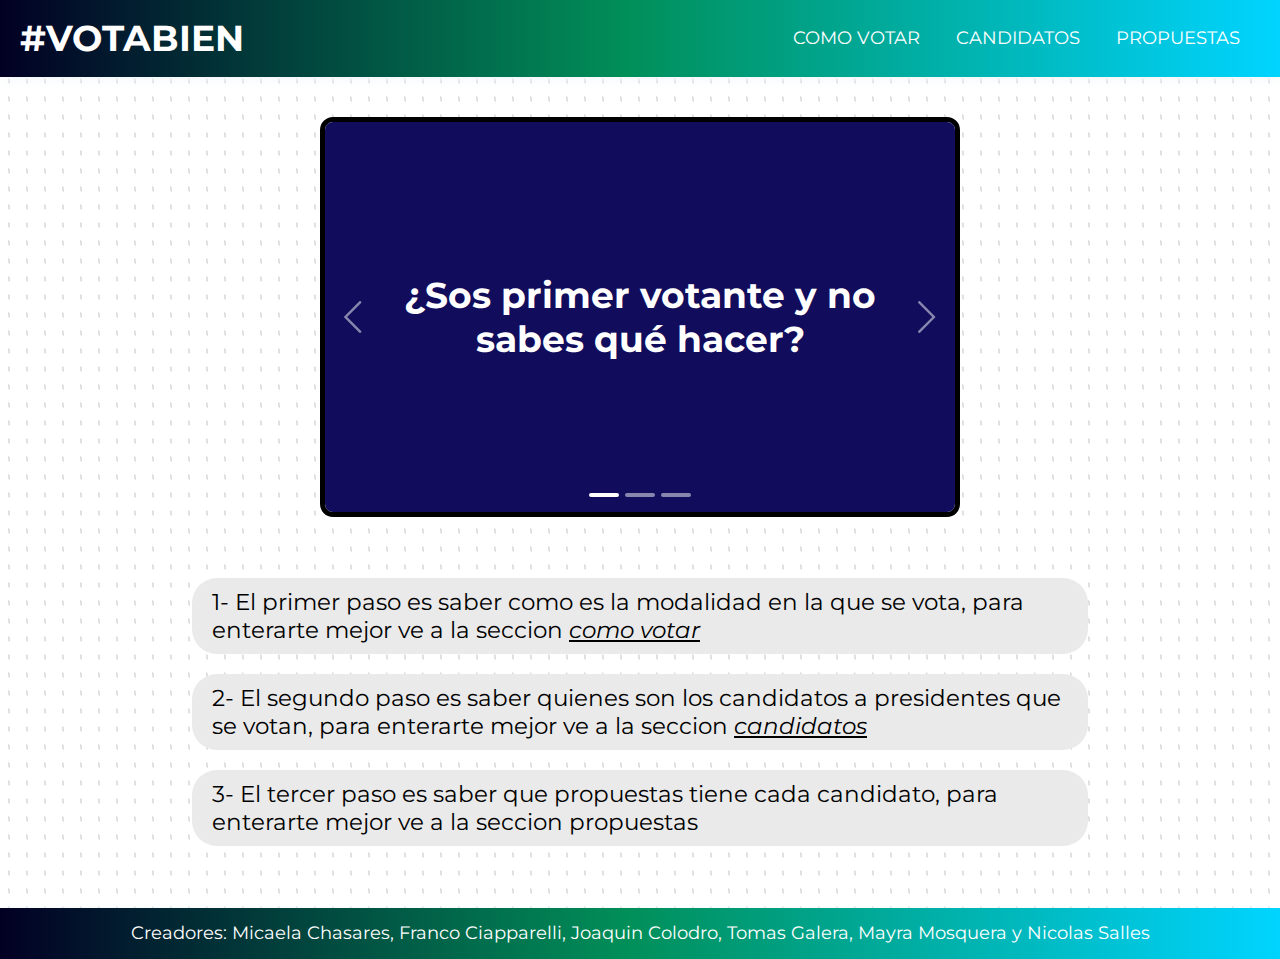
<file: index.html>
<!DOCTYPE html5>
<html lang="en">

<head>
    <meta charset="UTF-8">
    <meta name="viewport" content="width=device-width, initial-scale=1.0,maximum-scale=1.0,user-scalable=no">
    <link rel="stylesheet" href="css/estilos.css">
    <title>Vota Bien</title>
    <link rel="icon" href="imagenes/v.png">
</head>

<body>
    <header>
        <div class="container container-nav">
            <h1 class="titulos"><a href="index.html">#VOTABIEN</a></h1>
            <nav>
                <ul>
                    <li><a href="como-votar.html">COMO VOTAR</a></li>
                    <li><a href="candidatos.html">CANDIDATOS</a></li>
                    <li>
                        <div class="dropdown">
                            <button>PROPUESTAS</button>
                            <div class="dropdown-content">
                                <a href="bullrich.html">Bullrich</a>
                                <a href="massa.html">Massa</a>
                                <a href="milei.html">Milei</a>
                                <a href="schiaretti.html">Schiaretti</a>
                                <a href="bregman.html">Bregman</a>
                            </div>
                        </div>
                    </li>
                </ul>
            </nav>
        </div>
    </header>
    <main>
        <div id="carousel">
            <div class="carousel">
                <div class="carousel-inner">
                    <div style="background-color: rgb(17, 13, 92);" class="carousel-item">
                        <h1>¿Sos primer votante y no sabes qué hacer?</h1>
                    </div>
                    <div style="background-color: rgb(0, 121, 74);" class="carousel-item">
                        <h1>No te preocupes, acá te ayudamos</h1>
                    </div>
                    <div style="background-color: rgb(29, 179, 209);" class="carousel-item">
                        <h1>Seguí los siguientes pasos y vas a saber que hacer!</h1>
                    </div>
                </div>
                <div class="carousel-controls">
                    <span class="prev"></span>
                    <span class="next"></span>
                </div>
                <div class="carousel-indicators"></div>
            </div>
        </div>
        <br>
        <p class="pasos">1- El primer paso es saber como es la modalidad en la que se vota, para enterarte mejor ve a la
            seccion <a href="como-votar.html">como votar</a></p>
        <p class="pasos">2- El segundo paso es saber quienes son los candidatos a presidentes que se votan, para enterarte
            mejor ve a la seccion <a href="candidatos.html">candidatos</a></p>
        <p class="pasos">3- El tercer paso es saber que propuestas tiene cada candidato, para enterarte mejor ve a la
            seccion propuestas</p>
        <script src="main.js"></script>
        <br>
        <br>
    </main>
    <footer>Creadores: Micaela Chasares, Franco Ciapparelli, Joaquin Colodro, Tomas Galera, Mayra Mosquera y Nicolas Salles</footer>
    </body>
</html>
</file>
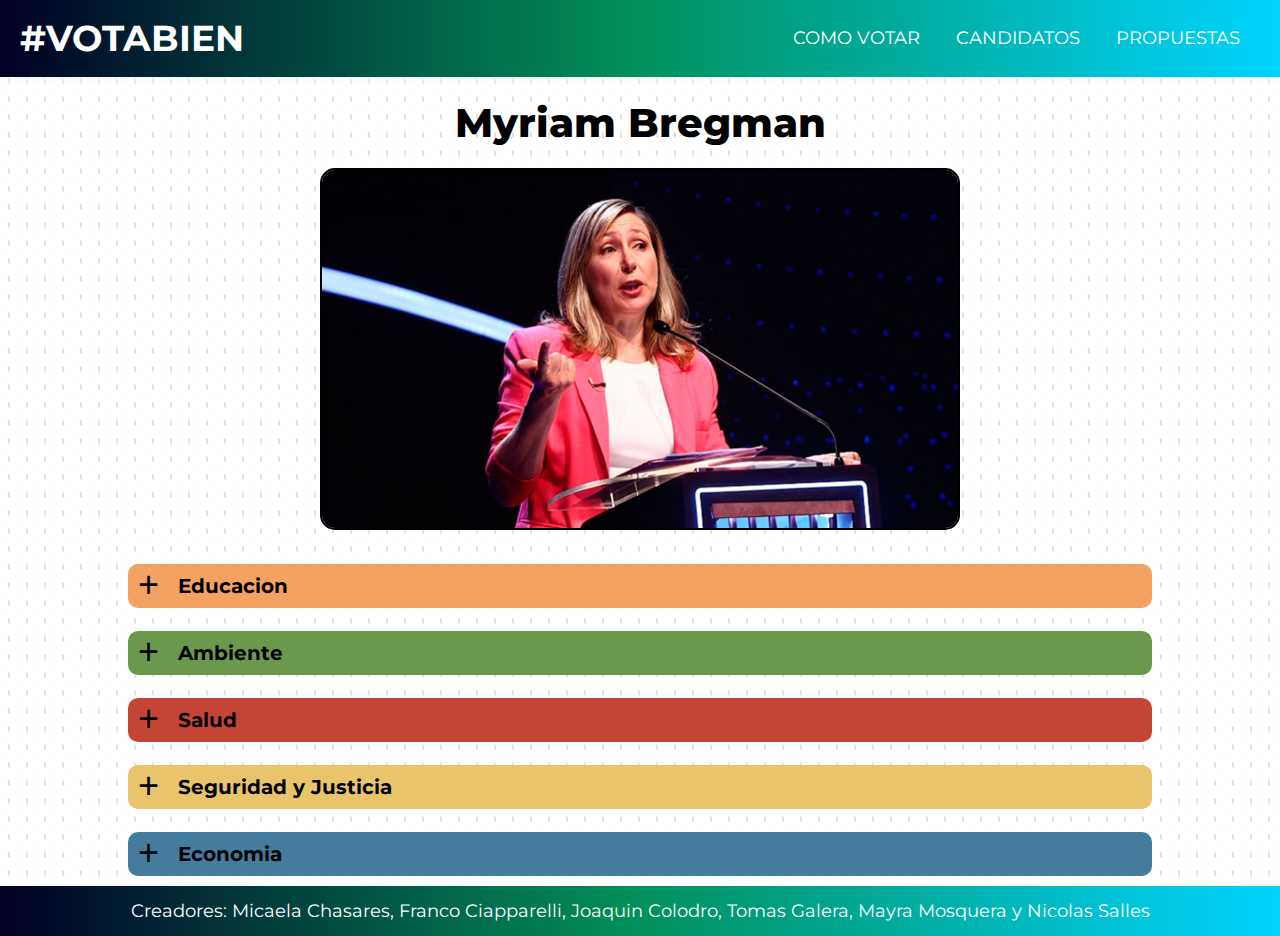
<file: bregman.html>
<!DOCTYPE html5>
<html lang="en">

<head>
  <meta charset="UTF-8">
  <meta name="viewport" content="width=device-width, initial-scale=1.0">
  <title>Vota Bien</title>
  <link rel="icon" href="imagenes/v.png">
  <link rel="stylesheet" href="css/estilos.css">
</head>

<body>
  <header>
    <div class="container container-nav">
      <h1 class="titulos"><a href="index.html">#VOTABIEN</a></h1>
      <nav>
        <ul>
          <li><a href="como-votar.html">COMO VOTAR</a></li>
          <li><a href="candidatos.html">CANDIDATOS</a></li>
          <li>
            <div class="dropdown">
              <button>PROPUESTAS</button>
              <div class="dropdown-content">
                <a href="bullrich.html">Bullrich</a>
                <a href="massa.html">Massa</a>
                <a href="milei.html">Milei</a>
                <a href="schiaretti.html">Schiaretti</a>
                <a href="bregman.html">Bregman</a>
              </div>
            </div>
          </li>
        </ul>
      </nav>
    </div>
  </header>
  <br />
  <h2 class="centerplease">
    Myriam Bregman
  </h2>
  <br>
  <img class="imagenes-propuestas" src="imagenes/bregman.jpg" alt="Myriam Bregman">
  <br>
  <div class="content">
    <div>
      <input type="checkbox" id="question1" name="q" class="questions">
      <div class="plus">+</div>
      <label for="question1" class="educacion question">
        Educacion
      </label>
      <div class="answers">
        <p><span class="resspan">1:</span> Asegurar el acceso a la educación mediante la utilización de los
          fondos provenientes del pago de la deuda al FMI.</p>
      </div>
    </div>

    <div>
      <input type="checkbox" id="question2" name="q" class="questions">
      <div class="plus">+</div>
      <label for="question2" class="ambiente question">
        Ambiente
      </label>
      <div class="answers">
        <p><span class="resspan">1:</span> Abolir la extracción minera y el uso excesivo de sustancias tóxicas
          en la agricultura, oponerse al fracking y a la explotación minera masiva. Revocar el acuerdo YPF-Chevron.
          Nacionalizar estas empresas sin compensación y exigirles que reparen los perjuicios causados. Prohibir las
          fumigaciones aéreas y la utilización descontrolada de agrotóxicos.</p>
        <p><span class="resspan">2:</span> Generar y repartir energía de acuerdo con las necesidades
          esenciales de la población. Los ingresos procedentes del petróleo y la minería deben ser destinados a
          financiar la transición hacia una fuente de energía sostenible y diversificada, promoviendo el desarrollo de
          fuentes de energía renovable y con un bajo impacto ambiental en coordinación con las comunidades locales.</p>
      </div>
    </div>

    <div>
      <input type="checkbox" id="question3" name="q" class="questions">
      <div class="plus">+</div>
      <label for="question3" class="salud question">
        Salud
      </label>
      <div class="answers">
        <p><span class="resspan">1:</span> Asegurar la disponibilidad de servicios de atención médica a través
          de la utilización de los fondos provenientes del pago de la deuda al FMI.</p>
        <p><span class="resspan">2:</span> Consolidar y centralizar el sistema de atención médica, unificando
          todos los recursos de los sectores público y privado, incluyendo las obras sociales y la Universidad, bajo la
          supervisión de los profesionales y trabajadores de la salud. Establecer comités de emergencia a nivel central
          y local, con la participación activa de los trabajadores y profesionales del sector.</p>
      </div>
    </div>

    <div>
      <input type="checkbox" id="question4" name="q" class="questions">
      <div class="plus">+</div>
      <label for="question4" class="seguridad question">
        Seguridad y Justicia
      </label>
      <div class="answers">
        <p><span class="resspan">1:</span> La fuente seleccionada no presenta propuestas en el momento.</p>
      </div>
    </div>

    <div>
      <input type="checkbox" id="question5" name="q" class="questions">
      <div class="plus">+</div>
      <label for="question5" class="economia question">
        Economia
      </label>
      <div class="answers">
        <p><span class="resspan">1:</span> Romper relaciones con el FMI: rechazar el reembolso de la deuda y
          utilizar esos recursos para sufragar sueldos, generar empleo y asegurar el acceso a servicios de salud,
          educación y vivienda.</p>
        <p><span class="resspan">2:</span> Nacionalizar la industria bancaria y el comercio internacional,
          estatizar todas las empresas que fueron privatizadas, poniéndolas bajo el control conjunto de sus empleados y
          clientes, con la colaboración de expertos de las universidades públicas.</p>
        <p><span class="resspan">3:</span> Proteger a los pequeños ahorradores y facilitar la obtención de
          préstamos a tasas asequibles.</p>
        <p><span class="resspan">4:</span> Suprimir el Impuesto al Valor Agregado (IVA) del 21% en productos
          esenciales y eliminar los impuestos sobre los salarios.</p>
      </div>
    </div>
  </div>
  <footer>Creadores: Micaela Chasares, Franco Ciapparelli, Joaquin Colodro, Tomas Galera, Mayra Mosquera y Nicolas
    Salles</footer>
  <script src="main.js"></script>
</body>

</html>
</file>
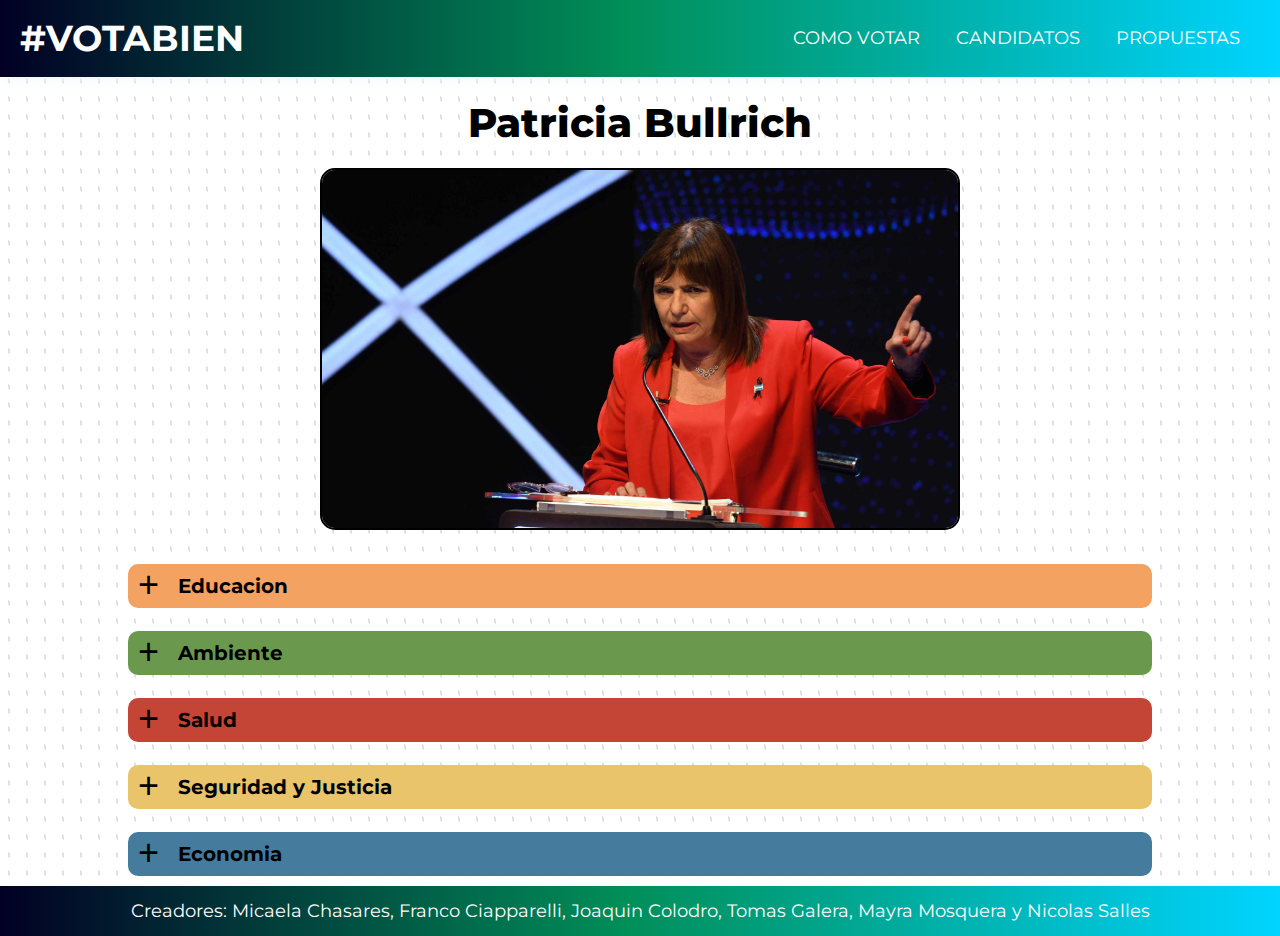
<file: bullrich.html>
<!DOCTYPE html5>
<html lang="en">

<head>
  <meta charset="UTF-8">
  <meta name="viewport" content="width=device-width, initial-scale=1.0">
  <title>Vota Bien</title>
  <link rel="stylesheet" href="css/estilos.css">
  <link rel="icon" href="imagenes/v.png">
</head>

<body>
  <header>
    <div class="container container-nav">
      <h1 class="titulos"><a href="index.html">#VOTABIEN</a></h1>
      <nav>
        <ul>
          <li><a href="como-votar.html">COMO VOTAR</a></li>
          <li><a href="candidatos.html">CANDIDATOS</a></li>
          <li>
            <div class="dropdown">
              <button>PROPUESTAS</button>
              <div class="dropdown-content">
                <a href="bullrich.html">Bullrich</a>
                <a href="massa.html">Massa</a>
                <a href="milei.html">Milei</a>
                <a href="schiaretti.html">Schiaretti</a>
                <a href="bregman.html">Bregman</a>
              </div>
            </div>
          </li>
        </ul>
      </nav>
    </div>
  </header>
  <br />
  <h2 class="centerplease">
    Patricia Bullrich
  </h2>
  <br>
  <img class="imagenes-propuestas" src="imagenes/bullrich.jpg" alt="Patricia Bullrich">
  <br>
  <div class="content">
    <div>
      <input type="checkbox" id="question1" name="q" class="questions">
      <div class="plus">+</div>
      <label for="question1" class="educacion question">
        Educacion
      </label>
      <div class="answers">
        <p><span class="resspan">1:</span> Declarar la educación servicio esencial para que evitar paros
          docentes ya que el derecho de huelga no debe estar por encima del derecho de los estudiantes a aprender. Nunca
          menos de 190 días de clases.</p>
        <p><span class="resspan">2:</span> Impulsar un Programa Nacional de Alfabetización y evaluar sus
          resultados con el objetivo de que todos los niños lean, comprendan textos básicos en primer grado y manejen
          las operaciones matemáticas básicas al inicio de la escuela primaria.</p>
        <p><span class="resspan">3:</span> Prevenir la deserción escolar y seguimiento digital de las
          trayectorias educativas creando un sistema nacional digital que permita un seguimiento de las trayectorias
          educativas en tiempo real, con énfasis en los chicos que se encuentran por debajo de la media en la calidad
          educativa.</p>
        <p><span class="resspan">4:</span> Fortalecer el sistema científico jerarquizándolo y ordenándolo, con
          herramientas efectivas de evaluación y financiación, que premien la investigación de calidad. Remover las
          trabas administrativas y dificultades de patentamiento, que impiden llevar a cabo proyectos de manera exitosa.
        </p>
        <p><span class="resspan">5:</span> Modernizar el sistema universitario, adecuando la extensión de las
          carreras de grado y la inserción laboral. Potenciar tanto la graduación de alumnos como la investigación
          universitaria en temas estratégicos para el país a través de acuerdos público-privados.</p>
      </div>
    </div>

    <div>
      <input type="checkbox" id="question2" name="q" class="questions">
      <div class="plus">+</div>
      <label for="question2" class="ambiente question">
        Ambiente
      </label>
      <div class="answers">
        <p><span class="resspan">1:</span> Cumplir con el acuerdo de París sobre el Cambio Climático que
          establece medidas para la reducción de las emisiones de gases de efecto invernadero en materia de cambio
          climático y contribuyendo en acciones para su mitigación, como programas de forestación.</p>
        <p><span class="resspan">2:</span> Fomentar la economía verde aprovechando las oportunidades
          productivas que brinda la transición energética a través de generación de fuentes alternativas de energía y
          los procesos de captura de carbono.</p>
        <p><span class="resspan">3:</span> Proteger el medio ambiente con el cumplimiento de medidas de
          seguridad ambiental como las normas de gestión de residuos peligrosos, con fuertes estándares y con
          supervisión desde el gobierno Nacional, asegurando un crecimiento económico sustentable.</p>
        <p><span class="resspan">4:</span> Ordenar y ampliar la infraestructura de saneamiento con fines a
          solucionar los problemas de basurales a cielo abierto, cloacas y aguas residuales, que representan un grave
          riesgo sanitario para la población.</p>
        <p><span class="resspan">5:</span> Incrementar la producción de energías renovables y minerales para
          la transición energética ampliando la infraestructura.</p>
        <p><span class="resspan">6:</span> Producir minerales críticos para la transición energética, como el
          litio o el cobre, y así contribuir con los esfuerzos globales contra el cambio climático.</p>
      </div>
    </div>

    <div>
      <input type="checkbox" id="question3" name="q" class="questions">
      <div class="plus">+</div>
      <label for="question3" class="salud question">
        Salud
      </label>
      <div class="answers">
        <p><span class="resspan">1:</span> Establecer un plan integral de salud materno infantil que incluya
          el cumplimiento de la Ley de Atención y cuidado integral de la salud durante el embarazo y primera infancia,
          garantizar que todas las maternidades públicas sean seguras y promover la vacunación para alcanzar el 95% de
          cobertura.</p>
        <p><span class="resspan">2:</span> Impulsar una transformación digital del sistema de salud que
          incluya un historial clínico electrónico interoperable, recetas electrónicas y telemedicina en todo el
          territorio nacional.</p>
        <p><span class="resspan">3:</span> Asegurar a los profesionales de la salud una remuneración acorde a
          sus responsabilidades y promover su capacitación continua.</p>
        <p><span class="resspan">4:</span> Fortalecer el rol rector de la autoridad sanitaria nacional para
          ordenar y coordinar las funciones y responsabilidades entre Nación y Provincias con el fin de garantizar
          calidad, acceso y equidad a las prestaciones de salud.</p>
        <p><span class="resspan">5:</span> Permitir a los trabajadores optar por la obra social de su
          preferencia sin ningún tipo de limitación.</p>
      </div>
    </div>

    <div>
      <input type="checkbox" id="question4" name="q" class="questions">
      <div class="plus">+</div>
      <label for="question4" class="seguridad question">
        Seguridad y Justicia
      </label>
      <div class="answers">
        <p><span class="resspan">1:</span> Combatir el narcotráfico y el crimen organizado retomando el
          control del territorio, desplegando fuerzas federales con apoyo logístico de las Fuerzas Armadas en zonas
          críticas como Rosario y el Conurbano, y desarticular las organizaciones y mercados ilegales.</p>
        <p><span class="resspan">2:</span> Garantizar el orden público terminando con los bloqueos, las
          ocupaciones y los cortes ilegales, definiendo un marco legal para la realización ordenada de manifestaciones.
        </p>
        <p><span class="resspan">3:</span> Garantizar la seguridad de actividades productivas e
          infraestructura crítica terminando con los bloqueos, extorsiones, robos y amenazas a través del policiamiento
          de rutas, la prevención de bloqueos y el uso de nuevas tecnologías.</p>
        <p><span class="resspan">4:</span> Asegurar el bienestar del personal de Fuerzas Policiales y de
          Seguridad y protegerlos frente a abusos judiciales impulsando una reforma del Código Penal para establecer la
          legítima defensa especial para agentes de seguridad.</p>
        <p><span class="resspan">5:</span> Ampliar y fortalecer los mecanismos de control de fronteras a fin
          de proteger a nuestro país del delito trasnacional con un fuerte uso de tecnología para el control del espacio
          aéreo mediante radares y el fortalecimiento del control de vías navegables.</p>
      </div>
    </div>

    <div>
      <input type="checkbox" id="question5" name="q" class="questions">
      <div class="plus">+</div>
      <label for="question5" class="economia question">
        Economia
      </label>
      <div class="answers">
        <p><span class="resspan">1:</span> Establecer un nuevo régimen cambiario sin cepos, que permita
          exportar e importar libremente con normas al movimiento de capitales y consolidar un bimonetarismo para que
          convivan el peso y el dólar.</p>
        <p><span class="resspan">2:</span> Tener responsabilidad fiscal y un Banco Central autónomo con la
          prohibición de financiar al gobierno.</p>
        <p><span class="resspan">3:</span> Eliminar algunos impuestos (los de escasa o nula recaudación), las
          retenciones de forma inmediata las retenciones de producciones regionales y horizonte de reducción del resto
          de las retenciones para su eliminación para liberar cupos de exportación. Eliminar la brecha de tipos de
          cambio .</p>
        <p><span class="resspan">4:</span> Tener un régimen impositivo especial y simplificado para pymes que
          fomente las existentes y permita la creación de nuevas empresas.</p>
        <p><span class="resspan">5:</span> Impulsar acuerdos comerciales de la mano del MERCOSUR, relanzar la
          relación con Brasil y países la región. Avanzar en la aprobación del acuerdo Mercosur-Unión Europea, para que
          el trabajo argentino llegue a todo el mundo.</p>
      </div>
    </div>
  </div>
  <footer>Creadores: Micaela Chasares, Franco Ciapparelli, Joaquin Colodro, Tomas Galera, Mayra Mosquera y Nicolas
    Salles</footer>
  <script src="main.js"></script>
</body>

</html>
</file>
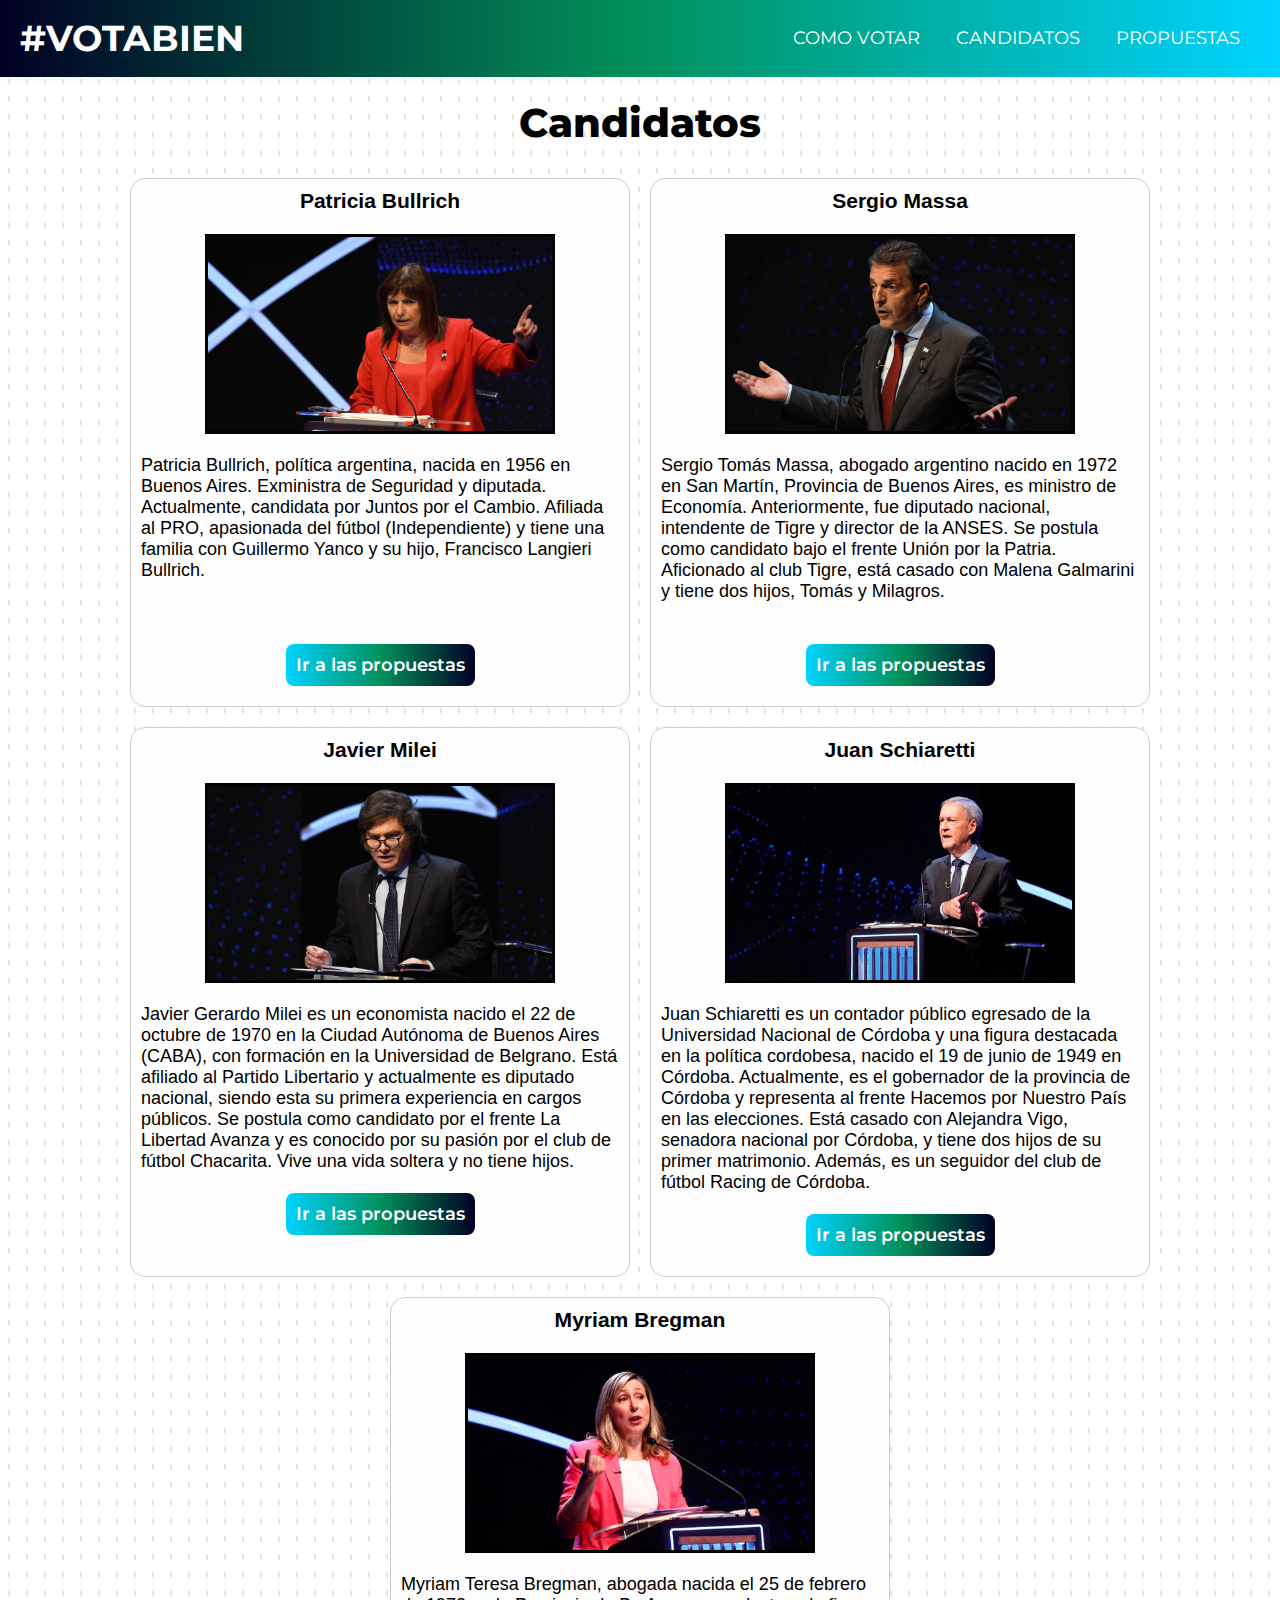
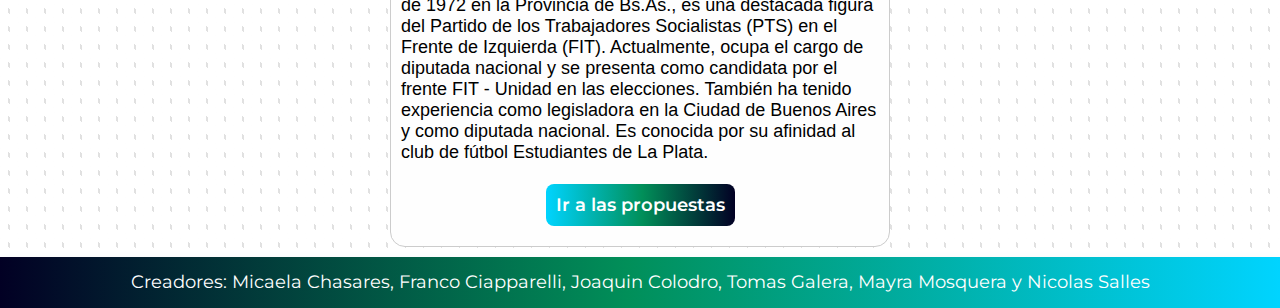
<file: candidatos.html>
<!DOCTYPE html5>
<html lang="en">

<head>
  <meta charset="UTF-8">
  <meta name="viewport" content="width=device-width, initial-scale=1.0">
  <title>Vota Bien</title>
  <link rel="stylesheet" href="css/estilos.css">
  <link rel="icon" href="imagenes/v.png">
</head>

<body>
  <header>
    <div class="container container-nav">
      <h1 class="titulos"><a href="index.html">#VOTABIEN</a></h1>
      <nav>
        <ul>
          <li><a href="como-votar.html">COMO VOTAR</a></li>
          <li><a href="candidatos.html">CANDIDATOS</a></li>
          <li>
            <div class="dropdown">
              <button>PROPUESTAS</button>
              <div class="dropdown-content">
                <a href="bullrich.html">Bullrich</a>
                <a href="massa.html">Massa</a>
                <a href="milei.html">Milei</a>
                <a href="schiaretti.html">Schiaretti</a>
                <a href="bregman.html">Bregman</a>
              </div>
            </div>
          </li>
        </ul>
      </nav>
    </div>
  </header>

  <body>
    <main>
      <br />
      <h2 class="centerplease">Candidatos</h2>
      <br />
      <div class="containerr">
        <div class="caja">
          <h3>Patricia Bullrich</h3>
          <br>
          <img src="imagenes/bullrich.jpg" alt="Imagen Bullrich">
          <br><br>
          <p>Patricia Bullrich, política argentina, nacida en 1956 en Buenos Aires. Exministra de Seguridad y diputada.
            Actualmente, candidata por Juntos por el Cambio. Afiliada al PRO, apasionada del fútbol (Independiente) y
            tiene una familia con Guillermo Yanco y su hijo, Francisco Langieri Bullrich.</p>
          <br><br><br>
          <button><a href="bullrich.html">Ir a las propuestas</a></button>
        </div>
        <div class="caja">
          <h3>Sergio Massa</h3>
          <br>
          <img src="imagenes/massa.jpg" alt="Imagen Massa">
          <br><br>
          <p>Sergio Tomás Massa, abogado argentino nacido en 1972 en San Martín, Provincia de Buenos Aires, es ministro
            de Economía. Anteriormente, fue diputado nacional, intendente de Tigre y director de la ANSES. Se postula
            como candidato bajo el frente Unión por la Patria. Aficionado al club Tigre, está casado con Malena
            Galmarini y tiene dos hijos, Tomás y Milagros.</p>
          <br><br>
          <button><a href="massa.html">Ir a las propuestas</a></button>
        </div>
        <div class="caja">
          <h3>Javier Milei</h3>
          <br>
          <img src="imagenes/milei.jpg" alt="Imagen Milei">
          <br><br>
          <p>Javier Gerardo Milei es un economista nacido el 22 de octubre de 1970 en la Ciudad Autónoma de Buenos Aires
            (CABA), con formación en la Universidad de Belgrano. Está afiliado al Partido Libertario y actualmente es
            diputado nacional, siendo esta su primera experiencia en cargos públicos. Se postula como candidato por el
            frente La Libertad Avanza y es conocido por su pasión por el club de fútbol Chacarita. Vive una vida soltera
            y no tiene hijos.</p>
          <br>
          <button><a href="milei.html">Ir a las propuestas</a></button>
        </div>
        <div class="caja">
          <h3>Juan Schiaretti</h3>
          <br>
          <img src="imagenes/schiaretti.jpg" alt="Imagen Schiaretti">
          <br><br>
          <p>Juan Schiaretti es un contador público egresado de la Universidad Nacional de Córdoba y una figura
            destacada en la política cordobesa, nacido el 19 de junio de 1949 en Córdoba. Actualmente, es el gobernador
            de la provincia de Córdoba y representa al frente Hacemos por Nuestro País en las elecciones. Está casado
            con Alejandra Vigo, senadora nacional por Córdoba, y tiene dos hijos de su primer matrimonio. Además, es un
            seguidor del club de fútbol Racing de Córdoba.</p>
          <br>
          <button><a href="schiaretti.html">Ir a las propuestas</a></button>
        </div>
        <div class="caja">
          <h3>Myriam Bregman</h3>
          <br>
          <img src="imagenes/bregman.jpg" alt="Imagen Bregman">
          <br><br>
          <p>Myriam Teresa Bregman, abogada nacida el 25 de febrero de 1972 en la Provincia de Bs.As., es una destacada
            figura del Partido de los Trabajadores Socialistas (PTS) en el Frente de Izquierda (FIT). Actualmente, ocupa
            el cargo de diputada nacional y se presenta como candidata por el frente FIT - Unidad en las elecciones.
            También ha tenido experiencia como legisladora en la Ciudad de Buenos Aires y como diputada nacional. Es
            conocida por su afinidad al club de fútbol Estudiantes de La Plata.</p>
          <br>
          <button><a href="bregman.html">Ir a las propuestas</a></button>
        </div>
      </div>
      <footer>Creadores: Micaela Chasares, Franco Ciapparelli, Joaquin Colodro, Tomas Galera, Mayra Mosquera y Nicolas
        Salles</footer>
      <script src="main.js"></script>
  </body>
  </main>
</file>
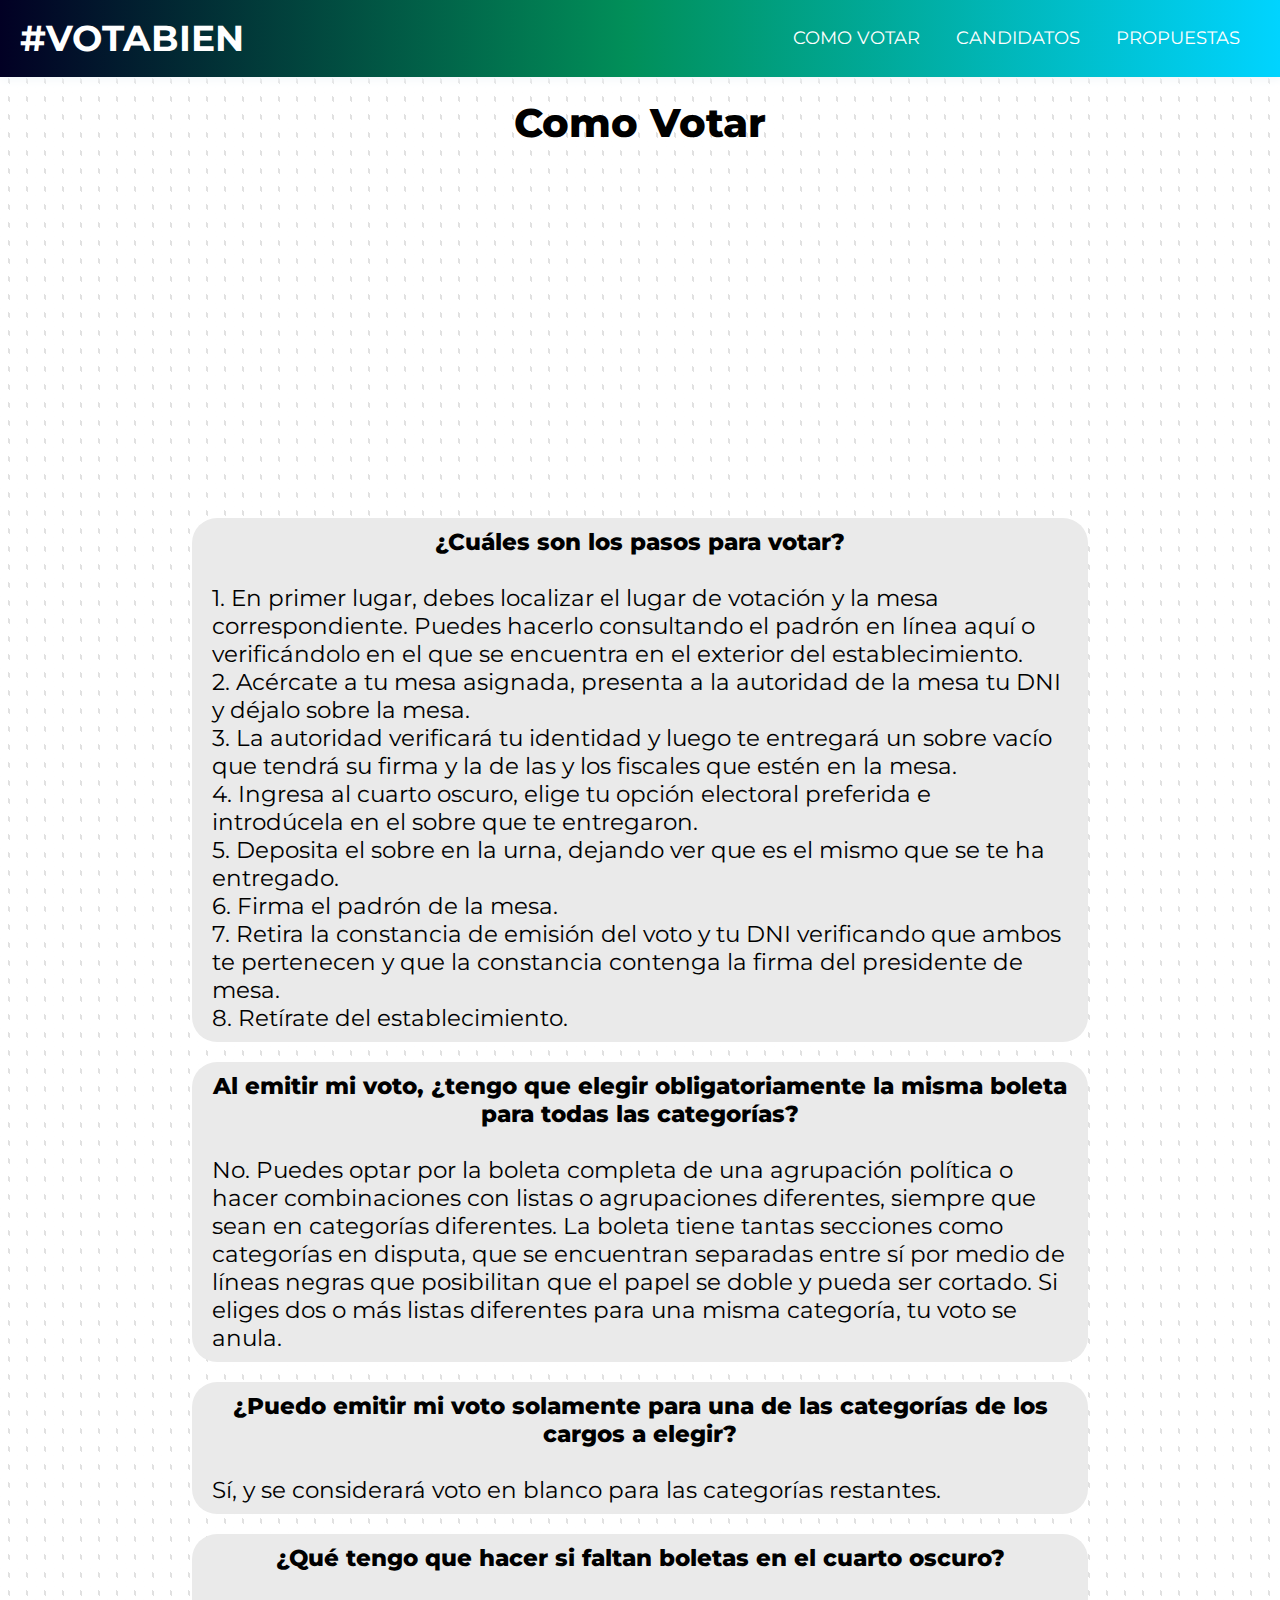
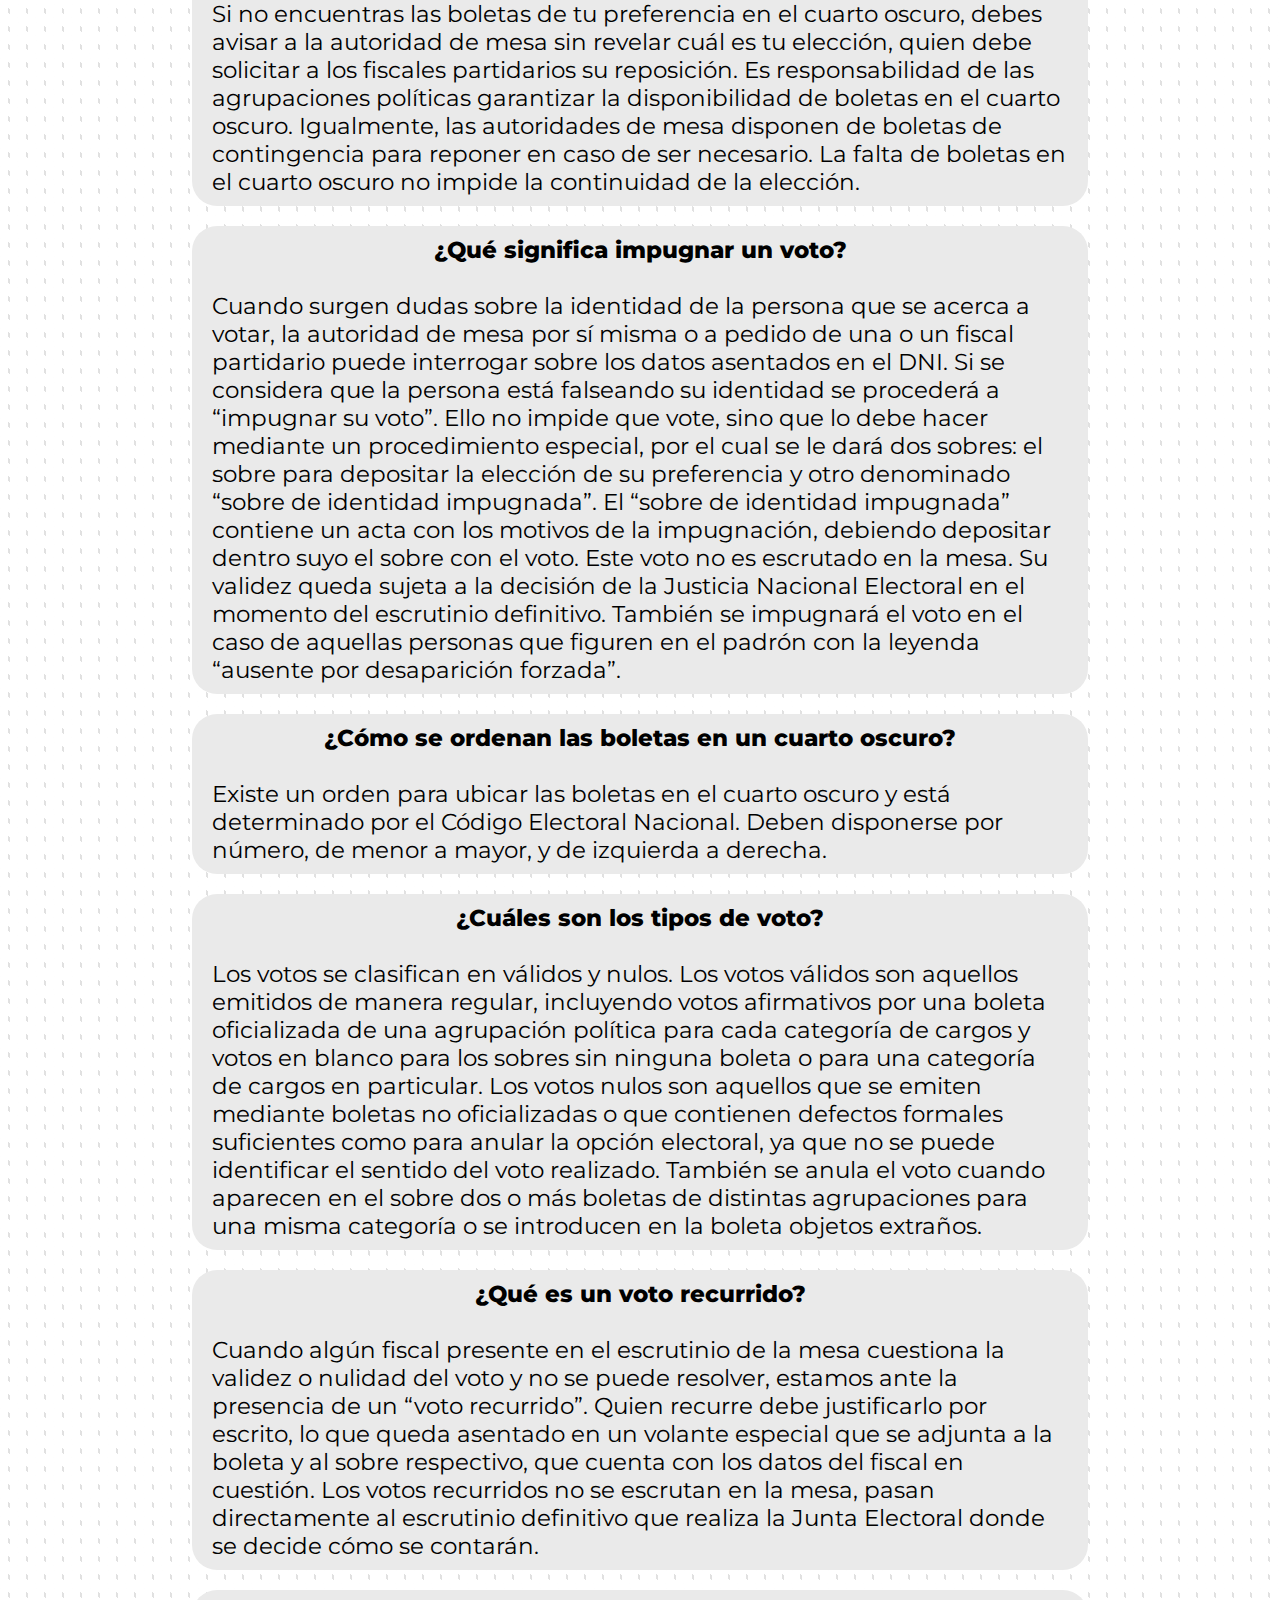
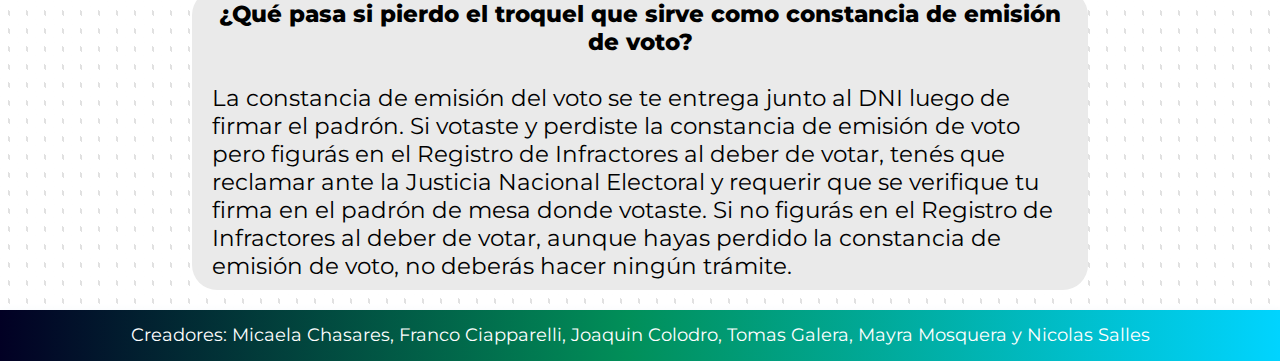
<file: como-votar.html>
<!DOCTYPE html5>
<html lang="en">

<head>
  <meta charset="UTF-8">
  <meta name="viewport" content="width=device-width, initial-scale=1.0,maximum-scale=1.0,user-scalable=no">
  <link rel="stylesheet" href="css/estilos.css">
  <title>Vota Bien</title>
  <link rel="icon" href="imagenes/v.png">
</head>

<body>
  <header>
    <div class="container container-nav">
      <h1 class="titulos"><a href="index.html">#VOTABIEN</a></h1>
      <nav>
        <ul>
          <li><a href="como-votar.html">COMO VOTAR</a></li>
          <li><a href="candidatos.html">CANDIDATOS</a></li>
          <li>
            <div class="dropdown">
              <button>PROPUESTAS</button>
              <div class="dropdown-content">
                <a href="bullrich.html">Bullrich</a>
                <a href="massa.html">Massa</a>
                <a href="milei.html">Milei</a>
                <a href="schiaretti.html">Schiaretti</a>
                <a href="bregman.html">Bregman</a>
              </div>
            </div>
          </li>
        </ul>
      </nav>
    </div>
  </header>
  </div>
  <br />
  <h2 class="centerplease">Como Votar</h2>
  <div class="como-votar">
    <br />
    <p style="text-align: center;">
      <iframe width="560" height="315" src="https://www.youtube.com/embed/PAdIaKHQGho?si=ZviNsLDP-IfzMn7Q"
        title="YouTube video player" frameborder="0"
        allow="accelerometer; autoplay; clipboard-write; encrypted-media; gyroscope; picture-in-picture; web-share"
        allowfullscreen></iframe>
    </p>
    <br />
    <div class="pasos">
      <h2>¿Cuáles son los pasos para votar?</h2>
      <br />
      <p>1. En primer lugar, debes localizar el lugar de votación y la mesa correspondiente. Puedes hacerlo consultando
        el padrón en línea aquí o verificándolo en el que se encuentra en el exterior del establecimiento.</p>
      <p>2. Acércate a tu mesa asignada, presenta a la autoridad de la mesa tu DNI y déjalo sobre la mesa.</p>
      <p>3. La autoridad verificará tu identidad y luego te entregará un sobre vacío que tendrá su firma y la de las y
        los fiscales que estén en la mesa.</p>
      <p>4. Ingresa al cuarto oscuro, elige tu opción electoral preferida e introdúcela en el sobre que te entregaron.
      </p>
      <p>5. Deposita el sobre en la urna, dejando ver que es el mismo que se te ha entregado.</p>
      <p>6. Firma el padrón de la mesa.</p>
      <p>7. Retira la constancia de emisión del voto y tu DNI verificando que ambos te pertenecen y que la constancia
        contenga la firma del presidente de mesa.</p>
      <p>8. Retírate del establecimiento.</p>
    </div>
    <div class="pasos">
      <h2>Al emitir mi voto, ¿tengo que elegir obligatoriamente la misma boleta para todas las categorías?
      </h2>
      <br />
      <p>No. Puedes optar por la boleta completa de una agrupación política o hacer combinaciones con listas o
        agrupaciones diferentes, siempre que sean en categorías diferentes. La boleta tiene tantas secciones como
        categorías en disputa, que se encuentran separadas entre sí por medio de líneas negras que posibilitan que el
        papel se doble y pueda ser cortado. Si eliges dos o más listas diferentes para una misma categoría, tu voto se
        anula.</p>
    </div>
    <div class="pasos">
      <h2>¿Puedo emitir mi voto solamente para una de las categorías de los cargos a elegir?</h2>
      <br />
      <p>Sí, y se considerará voto en blanco para las categorías restantes.</p>
    </div>
    <div class="pasos">
      <h2>¿Qué tengo que hacer si faltan boletas en el cuarto oscuro?</h2>
      <br />
      <p>Si no encuentras las boletas de tu preferencia en el cuarto oscuro, debes avisar a la autoridad de mesa sin
        revelar cuál es tu elección, quien debe solicitar a los fiscales partidarios su reposición. Es responsabilidad
        de las agrupaciones políticas garantizar la disponibilidad de boletas en el cuarto oscuro. Igualmente, las
        autoridades de mesa disponen de boletas de contingencia para reponer en caso de ser necesario. La falta de
        boletas en el cuarto oscuro no impide la continuidad de la elección.</p>
    </div>
    <div class="pasos">
      <h2>¿Qué significa impugnar un voto?</h2>
      <br />
      <p>Cuando surgen dudas sobre la identidad de la persona que se acerca a votar, la autoridad de mesa por sí misma o
        a pedido de una o un fiscal partidario puede interrogar sobre los datos asentados en el DNI. Si se considera que
        la persona está falseando su identidad se procederá a “impugnar su voto”. Ello no impide que vote, sino que lo
        debe hacer mediante un procedimiento especial, por el cual se le dará dos sobres: el sobre para depositar la
        elección de su preferencia y otro denominado “sobre de identidad impugnada”. El “sobre de identidad impugnada”
        contiene un acta con los motivos de la impugnación, debiendo depositar dentro suyo el sobre con el voto. Este
        voto no es escrutado en la mesa. Su validez queda sujeta a la decisión de la Justicia Nacional Electoral en el
        momento del escrutinio definitivo. También se impugnará el voto en el caso de aquellas personas que figuren en
        el padrón con la leyenda “ausente por desaparición forzada”.</p>
    </div>
    <div class="pasos">
      <h2>¿Cómo se ordenan las boletas en un cuarto oscuro?</h2>
      <br />
      <p>Existe un orden para ubicar las boletas en el cuarto oscuro y está determinado por el Código Electoral
        Nacional. Deben disponerse por número, de menor a mayor, y de izquierda a derecha.</p>
    </div>
    <div class="pasos">
      <h2>¿Cuáles son los tipos de voto?</h2>
      <br />
      <p>Los votos se clasifican en válidos y nulos. Los votos válidos son aquellos emitidos de manera regular,
        incluyendo votos afirmativos por una boleta oficializada de una agrupación política para cada categoría de
        cargos y votos en blanco para los sobres sin ninguna boleta o para una categoría de cargos en particular. Los
        votos nulos son aquellos que se emiten mediante boletas no oficializadas o que contienen defectos formales
        suficientes como para anular la opción electoral, ya que no se puede identificar el sentido del voto realizado.
        También se anula el voto cuando aparecen en el sobre dos o más boletas de distintas agrupaciones para una misma
        categoría o se introducen en la boleta objetos extraños.</p>
    </div>
    <div class="pasos">
      <h2>¿Qué es un voto recurrido?</h2>
      <br />
      <p>Cuando algún fiscal presente en el escrutinio de la mesa cuestiona la validez o nulidad del voto y no se puede
        resolver, estamos ante la presencia de un “voto recurrido”. Quien recurre debe justificarlo por escrito, lo que
        queda asentado en un volante especial que se adjunta a la boleta y al sobre respectivo, que cuenta con los datos
        del fiscal en cuestión. Los votos recurridos no se escrutan en la mesa, pasan directamente al escrutinio
        definitivo que realiza la Junta Electoral donde se decide cómo se contarán.</p>
    </div>
    <div class="pasos">
      <h2>¿Qué pasa si pierdo el troquel que sirve como constancia de emisión de voto?</h2>
      <br />
      <p>La constancia de emisión del voto se te entrega junto al DNI luego de firmar el padrón. Si votaste y perdiste
        la constancia de emisión de voto pero figurás en el Registro de Infractores al deber de votar, tenés que
        reclamar ante la Justicia Nacional Electoral y requerir que se verifique tu firma en el padrón de mesa donde
        votaste. Si no figurás en el Registro de Infractores al deber de votar, aunque hayas perdido la constancia de
        emisión de voto, no deberás hacer ningún trámite.</p>
    </div>
  </div>
  <footer>Creadores: Micaela Chasares, Franco Ciapparelli, Joaquin Colodro, Tomas Galera, Mayra Mosquera y Nicolas
    Salles</footer>
  <script src="main.js"></script>
</body>

</html>
</file>
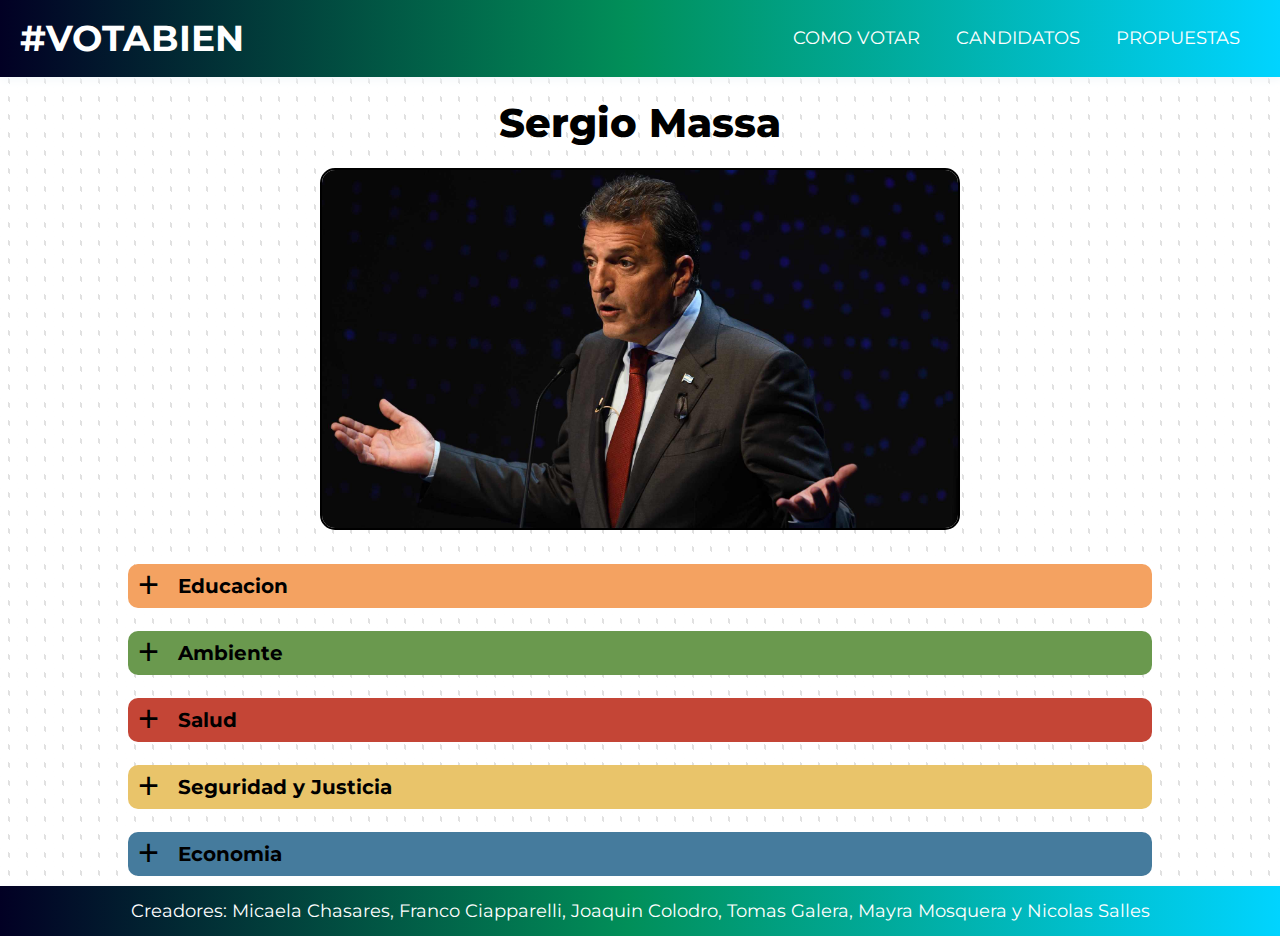
<file: massa.html>
<!DOCTYPE html5>
<html lang="en">

<head>
  <meta charset="UTF-8">
  <meta name="viewport" content="width=device-width, initial-scale=1.0">
  <title>Vota Bien</title>
  <link rel="stylesheet" href="css/estilos.css">
  <link rel="icon" href="imagenes/v.png">
</head>

<body>
  <header>
    <div class="container container-nav">
      <h1 class="titulos"><a href="index.html">#VOTABIEN</a></h1>
      <nav>
        <ul>
          <li><a href="como-votar.html">COMO VOTAR</a></li>
          <li><a href="candidatos.html">CANDIDATOS</a></li>
          <li>
            <div class="dropdown">
              <button>PROPUESTAS</button>
              <div class="dropdown-content">
                <a href="bullrich.html">Bullrich</a>
                <a href="massa.html">Massa</a>
                <a href="milei.html">Milei</a>
                <a href="schiaretti.html">Schiaretti</a>
                <a href="bregman.html">Bregman</a>
              </div>
            </div>
          </li>
        </ul>
      </nav>
    </div>
  </header>
  <br />
  <h2 class="centerplease">
    Sergio Massa
  </h2>
  <br>
  <img class="imagenes-propuestas" src="imagenes/massa.jpg " alt="Sergio Massa">
  <br>
  <div class="content">
    <div>
      <input type="checkbox" id="question1" name="q" class="questions">
      <div class="plus">+</div>
      <label for="question1" class="educacion question">
        Educacion
      </label>
      <div class="answers">
        <p><span class="resspan">1:</span> Impulsar una revolución educativa.</p>
      </div>
    </div>

    <div>
      <input type="checkbox" id="question2" name="q" class="questions">
      <div class="plus">+</div>
      <label for="question2" class="ambiente question">
        Ambiente
      </label>
      <div class="answers">
        <p><span class="resspan">1:</span> Desarrollar una política ambiental de adaptación y mitigación al
          cambio climático.</p>
        <p><span class="resspan">2:</span> Impulsar una transformación de la industria petroquímica.</p>
        <p><span class="resspan">3:</span> Acompañar el desarrollo de la minería sostenible, como puntal del
          desarrollo regional y nacional preservando el cuidado del ambiente.</p>
      </div>
    </div>

    <div>
      <input type="checkbox" id="question3" name="q" class="questions">
      <div class="plus">+</div>
      <label for="question3" class="salud question">
        Salud
      </label>
      <div class="answers">
        <p><span class="resspan">1:</span> Crear un sistema de salud integrado.</p>
        <p><span class="resspan">2:</span> Consolidar las políticas de acceso y garantía de derechos en
          materia de discapacidad y salud mental.</p>
        <p><span class="resspan">3:</span> Implementar una política integral de cuidados.</p>
        <p><span class="resspan">4:</span> Promover una legislación para el acceso a medicamentos gratuitos.
        </p>
      </div>
    </div>

    <div>
      <input type="checkbox" id="question4" name="q" class="questions">
      <div class="plus">+</div>
      <label for="question4" class="seguridad question">
        Seguridad y Justicia
      </label>
      <div class="answers">
        <p><span class="resspan">1:</span> Avanzar en la conformación de fuerzas de seguridad respetuosas de
          los derechos humanos que garanticen una política de seguridad pública ciudadana y democrática.</p>
        <p><span class="resspan">2:</span> Debatir y participar de la necesaria regulación que requiere el
          ecosistema mediático digital.</p>
      </div>
    </div>

    <div>
      <input type="checkbox" id="question5" name="q" class="questions">
      <div class="plus">+</div>
      <label for="question5" class="economia question">
        Economia
      </label>
      <div class="answers">
        <p><span class="resspan">1:</span> Recuperar el poder adquisitivo de los salarios y jubilaciones,
          garantizando y defendiendo los derechos vigentes y promoviendo nuevos derechos en el mundo laboral actual.</p>
        <p><span class="resspan">2:</span> Desmonopolizar y estimular la competencia, federalizando la
          producción y el empleo y fortaleciendo las empresas públicas nacionales.</p>
        <p><span class="resspan">3:</span> Lograr una articulación público privada para estimular la adopción
          de nuevas tecnologías y promover la creación de empresas.</p>
        <p><span class="resspan">4:</span> Promover un salto histórico en el valor de las exportaciones
          2024-2028, combinado con el desarrollo de sectores estratégicos para la sustitución de importaciones.</p>
        <p><span class="resspan">5:</span> Desarrollar e implementar tecnologías y políticas de innovación
          para transformar la producción ganadera y consolidar el liderazgo global.</p>
      </div>
    </div>
  </div>
  <footer>Creadores: Micaela Chasares, Franco Ciapparelli, Joaquin Colodro, Tomas Galera, Mayra Mosquera y Nicolas
    Salles</footer>
  <script src="main.js"></script>
</body>

</html>
</file>
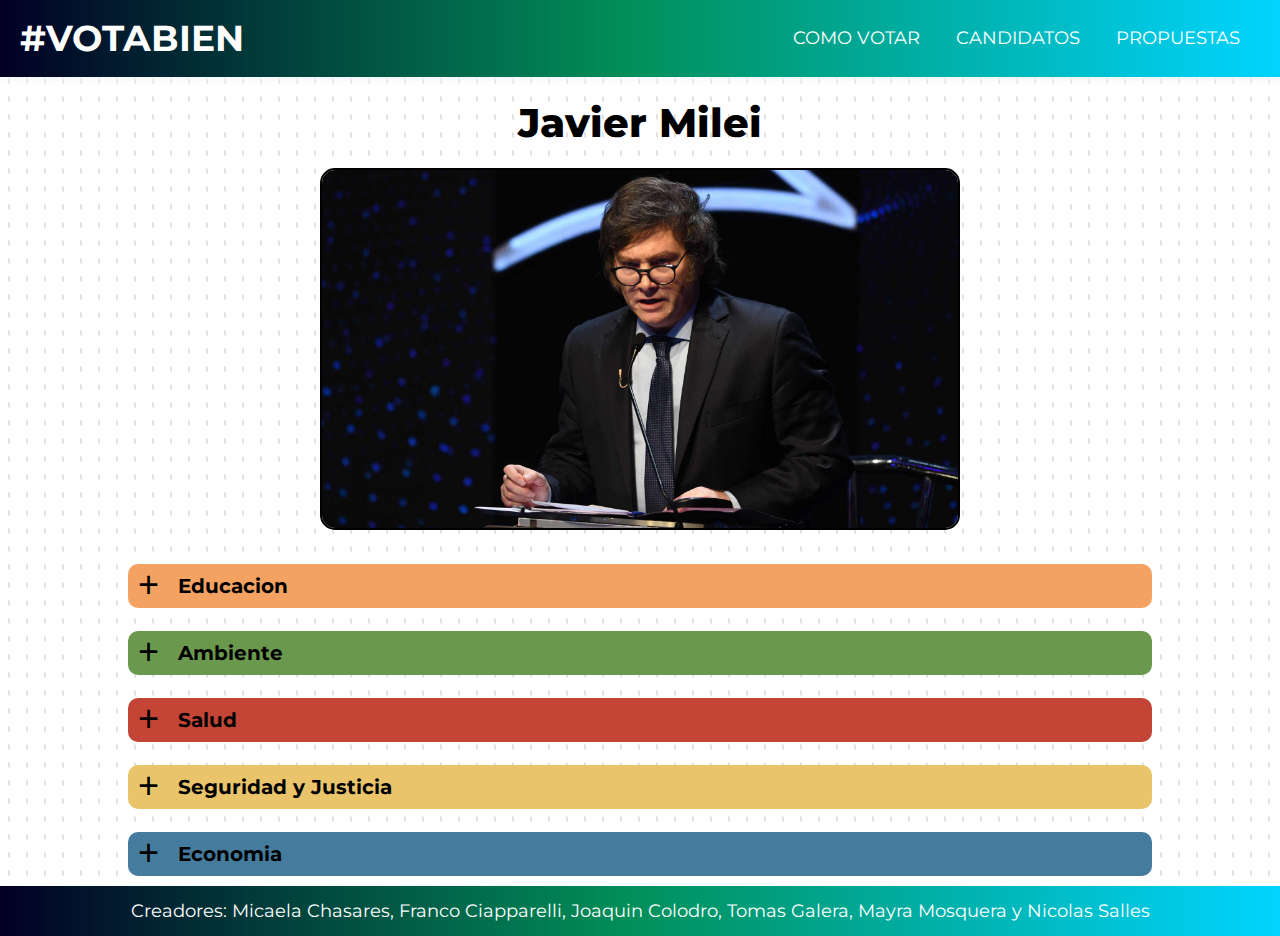
<file: milei.html>
<!DOCTYPE html5>
<html lang="en">

<head>
  <meta charset="UTF-8">
  <meta name="viewport" content="width=device-width, initial-scale=1.0">
  <title>Vota Bien</title>
  <link rel="stylesheet" href="css/estilos.css">
  <link rel="icon" href="imagenes/v.png">
</head>

<body>
  <header>
    <div class="container container-nav">
      <h1 class="titulos"><a href="index.html">#VOTABIEN</a></h1>
      <nav>
        <ul>
          <li><a href="como-votar.html">COMO VOTAR</a></li>
          <li><a href="candidatos.html">CANDIDATOS</a></li>
          <li>
            <div class="dropdown">
              <button>PROPUESTAS</button>
              <div class="dropdown-content">
                <a href="bullrich.html">Bullrich</a>
                <a href="massa.html">Massa</a>
                <a href="milei.html">Milei</a>
                <a href="schiaretti.html">Schiaretti</a>
                <a href="bregman.html">Bregman</a>
              </div>
            </div>
          </li>
        </ul>
      </nav>
    </div>
  </header>
  <br />
  <h2 class="centerplease">
    Javier Milei
  </h2>
  <br>
  <img class="imagenes-propuestas" src="imagenes/milei.jpg" alt="Javier Milei">
  <br>
  <div class="content">
    <div>
      <input type="checkbox" id="question1" name="q" class="questions">
      <div class="plus">+</div>
      <label for="question1" class="educacion question">
        Educacion
      </label>
      <div class="answers">
        <p><span class="resspan">1:</span> Descentralizar la educación entregando el presupuesto a los padres,
          en lugar de dárselo al ministerio, financiando la demanda.</p>
        <p><span class="resspan">2:</span> Generar competencia entre las instituciones educativas en todos los
          niveles de educación.</p>
        <p><span class="resspan">3:</span> Promover una transformación curricular donde se promueva un enfoque
          pedagógico por habilidades, que va más allá de la simple transmisión del conocimiento.</p>
        <p><span class="resspan">4:</span> Crear la carrera docente de nivel universitario y la carrera de directivos y
          supervisores.</p>
        <p><span class="resspan">5:</span> Eliminar la obligatoriedad de la ESI en todos los niveles de enseñanza.</p>
      </div>
    </div>

    <div>
      <input type="checkbox" id="question2" name="q" class="questions">
      <div class="plus">+</div>
      <label for="question2" class="ambiente question">
        Ambiente
      </label>
      <div class="answers">
        <p><span class="resspan">1:</span> Invertir en el mantenimiento del sistema energético actual y
          promover nuevas fuentes de energías renovables y limpias (solar, eólica, hidrógeno verde, etc).</p>
        <p><span class="resspan">2:</span> Fomentar la creación de centros de reciclaje de residuos para su
          transformación en energía y materiales reutilizables.</p>
        <p><span class="resspan">3:</span> Promover una agricultura de buenas prácticas, contemplando la
          sustentabilidad del suelo y la preservación del medioambiente.</p>
        <p><span class="resspan">4:</span> Cuidar nuestro patrimonio marítimo, evitando su aprovechamiento
          indiscriminado e ilegal.</p>
      </div>
    </div>

    <div>
      <input type="checkbox" id="question3" name="q" class="questions">
      <div class="plus">+</div>
      <label for="question3" class="salud question">
        Salud
      </label>
      <div class="answers">
        <p><span class="resspan">1:</span> Reformar profundamente el sistema de salud con impulso del sistema
          privado, competitividad libre entre empresas del sector y mejorando la estructura edilicia hospitalaria.</p>
        <p><span class="resspan">2:</span> Arancelar todas las prestaciones y auto gestionar el servicio de
          salud en trabajos compartidos con la salud privada.</p>
        <p><span class="resspan">3:</span> Defender el derecho a la vida desde la concepción.</p>
        <p><span class="resspan">4:</span> Modificar la Ley de Salud Mental y desarrollar programas de
          prevención para los trastornos adictivos, educativos y de la personalidad.</p>
        <p><span class="resspan">5:</span> Regular la documentación de extranjeros que trabajan en salud y
          exigir a los turistas extranjeros que cuenten con un seguro de salud .</p>
      </div>
    </div>

    <div>
      <input type="checkbox" id="question4" name="q" class="questions">
      <div class="plus">+</div>
      <label for="question4" class="seguridad question">
        Seguridad y Justicia
      </label>
      <div class="answers">
        <p><span class="resspan">1:</span> Construir establecimientos penitenciarios con sistema de gestión
          público-privada y eliminar los salarios de los reclusos a través de una modificación de la legislación.</p>
        <p><span class="resspan">2:</span> Prestar especial atención a la lucha contra el narcotráfico,
          atacando cada una de las células y organizaciones delictivas, controlando límites provinciales y espacio aéreo
          con radares y personal calificado, dotando a su personal de conocimiento, herramientas de trabajo y nuevas
          tecnologías.</p>
        <p><span class="resspan">3:</span> Disminuir la dificultad del accionar policial a través de la
          modificación de las leyes y la presentación de nuevos proyectos y sanear todas las fuerzas de seguridad,
          haciendo eje en la lucha contra la corrupción.</p>
        <p><span class="resspan">4:</span> Prohibir el ingreso al país de extranjeros con antecedentes penales
          y deportar inmediatamente a extranjeros que cometan delitos en el país.</p>
        <p><span class="resspan">5:</span> Promover una doctrina de Seguridad Nacional acorde a las clásicas y
          las nuevas amenazas, riesgos o conflictos hacia la Nación.</p>
      </div>
    </div>

    <div>
      <input type="checkbox" id="question5" name="q" class="questions">
      <div class="plus">+</div>
      <label for="question5" class="economia question">
        Economia
      </label>
      <div class="answers">
        <p><span class="resspan">1:</span> Establecer una reforma tributaria y previsional que empuje una baja
          de los impuestos para potenciar el desarrollo de los procesos productivos de actividad privada, que exportan
          de bienes y servicios.</p>
        <p><span class="resspan">2:</span> Eliminar progresivamente los planes sociales, a medida que se
          generen otros ingresos por la creación de puestos de trabajo en el sector privado.</p>
        <p><span class="resspan">3:</span> Liquidar el Banco Central y liberar inmediatamente todos los cepos
          cambiarios unificando el tipo de cambio y estableciendo un sistema de monedas competitivo que permita a los
          ciudadanos elegir el sistema monetario libremente ("dolarización de la economía").</p>
        <p><span class="resspan">4:</span> Privatizar empresas públicas deficitarias.</p>
        <p><span class="resspan">5:</span> Eliminar retenciones a las exportaciones y derechos de importación.
        </p>
      </div>
    </div>
  </div>
  <footer>Creadores: Micaela Chasares, Franco Ciapparelli, Joaquin Colodro, Tomas Galera, Mayra Mosquera y Nicolas
    Salles</footer>
  <script src="main.js"></script>
</body>

</html>
</file>
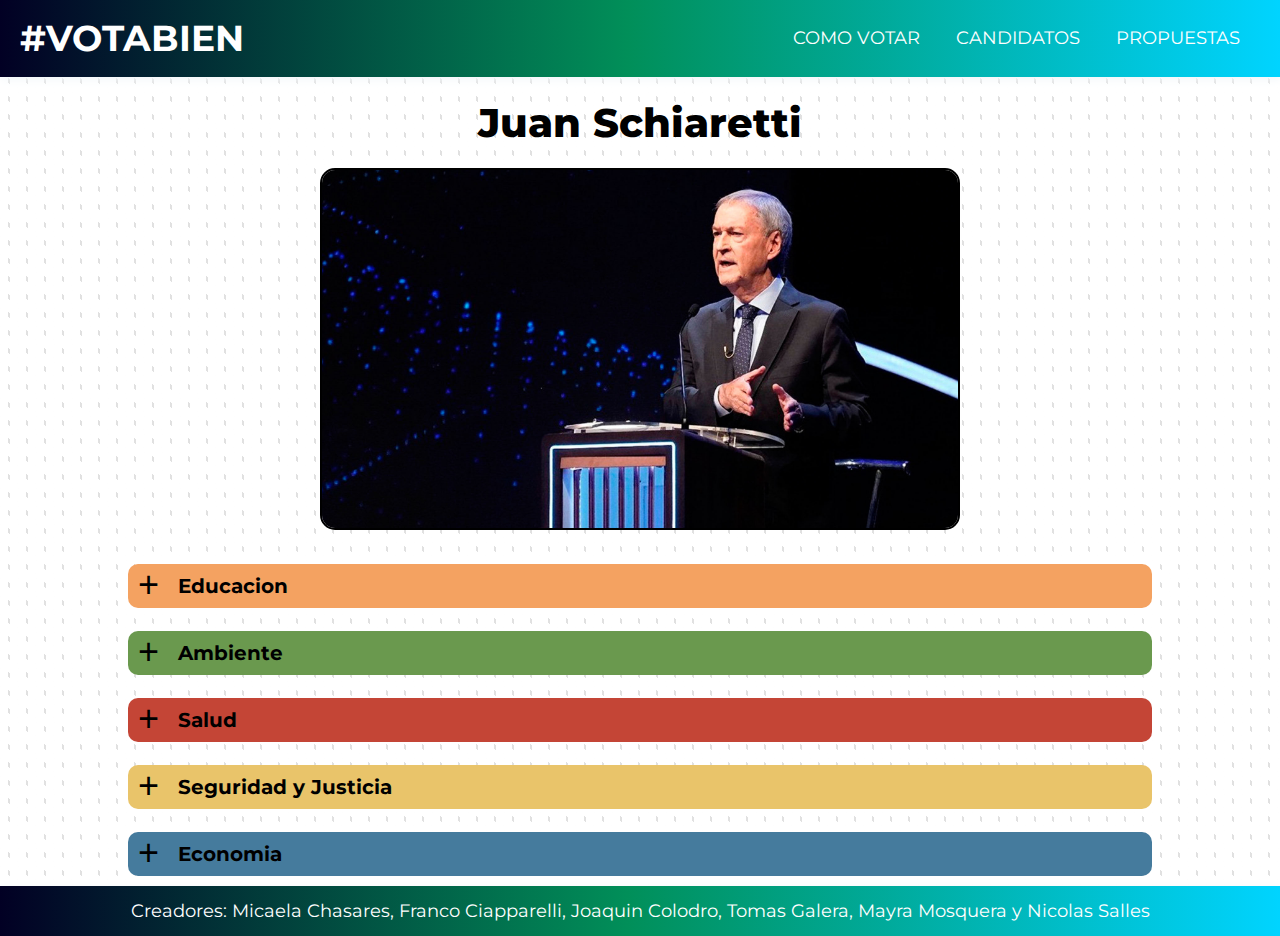
<file: schiaretti.html>
<!DOCTYPE html5>
<html lang="en">

<head>
  <meta charset="UTF-8">
  <meta name="viewport" content="width=device-width, initial-scale=1.0">
  <title>Vota Bien</title>
  <link rel="stylesheet" href="css/estilos.css">
  <link rel="icon" href="imagenes/v.png">
</head>

<body>
  <header>
    <div class="container container-nav">
      <h1 class="titulos"><a href="index.html">#VOTABIEN</a></h1>
      <nav>
        <ul>
          <li><a href="como-votar.html">COMO VOTAR</a></li>
          <li><a href="candidatos.html">CANDIDATOS</a></li>
          <li>
            <div class="dropdown">
              <button>PROPUESTAS</button>
              <div class="dropdown-content">
                <a href="bullrich.html">Bullrich</a>
                <a href="massa.html">Massa</a>
                <a href="milei.html">Milei</a>
                <a href="schiaretti.html">Schiaretti</a>
                <a href="bregman.html">Bregman</a>
              </div>
            </div>
          </li>
        </ul>
      </nav>
    </div>
  </header>
  <br />
  <h2 class="centerplease">
    Juan Schiaretti
  </h2>
  <br>
  <img class="imagenes-propuestas" src="imagenes/schiaretti.jpg" alt="Juan Schiaretti">
  <br>
  <div class="content">
    <div>
      <input type="checkbox" id="question1" name="q" class="questions">
      <div class="plus">+</div>
      <label for="question1" class="educacion question">
        Educacion
      </label>
      <div class="answers">
        <p><span class="resspan">1:</span> Garantizar las condiciones para una educación pública y privada de
          calidad en todos los niveles, sostener y mejorar la educación superior y el presupuesto de las universidades
          públicas, así como sus programas de investigación e innovación.</p>
        <p><span class="resspan">2:</span> Garantizar la ampliación de la jornada extendida en nivel primario,
          incluyendo idiomas y robótica en todas las escuelas.</p>
        <p><span class="resspan">3:</span> Implementar un modelo de enseñanza-aprendizaje que incorpore la
          tecnología digital y fortalezca el aprendizaje de las ciencias básicas, en la escuela inicial, primaria y
          secundaria.</p>
        <p><span class="resspan">4:</span> Jerarquizar la función docente, con remuneraciones justas y
          formación permanente.</p>
        <p><span class="resspan">5:</span> Crear un “cuarto nivel educativo”: destinado a jóvenes y adultos,
          asociado al mundo del trabajo y la formación laboral.</p>
      </div>
    </div>

    <div>
      <input type="checkbox" id="question2" name="q" class="questions">
      <div class="plus">+</div>
      <label for="question2" class="ambiente question">
        Ambiente
      </label>
      <div class="answers">
        <p><span class="resspan">1:</span> Proteger superficies con agua como el Acuífero Guaraní, humedales,
          mares y sus especies.</p>
        <p><span class="resspan">2:</span> Combinar el modelo de desarrollo con la protección ambiental, para
          la preservación y el cuidado del ambiente y los recursos naturales.</p>
        <p><span class="resspan">3:</span> Independizarse de las fuentes tradicionales de energía, reducir la
          huella ambiental apoyándose en energías limpias.</p>
        <p><span class="resspan">4:</span> Sostener esfuerzos por frenar la deforestación, llegar a cero en
          términos netos en el año 2030.</p>
        <p><span class="resspan">5:</span> Reducir la emisión de Gases Efecto Invernadero con miras a 2030.
        </p>
      </div>
    </div>

    <div>
      <input type="checkbox" id="question3" name="q" class="questions">
      <div class="plus">+</div>
      <label for="question3" class="salud question">
        Salud
      </label>
      <div class="answers">
        <p><span class="resspan">1:</span> Impulsar una autoridad única del Sistema Nacional de Salud, con
          representación en los distintos niveles. Reorganizar el Consejo Federal de Salud y promover la integración de
          las regiones.</p>
        <p><span class="resspan">2:</span> Diseñar e implementar un Sistema Nacional Integrado de Cuidados,
          apostar por una atención amable y centrada en las personas, sosteniendo derechos de minorías e integrando la
          perspectiva de género y diversidades sexuales.</p>
        <p><span class="resspan">3:</span> Crear el Sistema Integrado de Atención a en Salud Mental en el cual
          se incluyan consumos problemáticas de sustancias. Promover el cuidado de la salud mental desde las infancias,
          alentando a la comprensión de las emociones y el desarrollo de espacios vinculares del grupo familiar.</p>
        <p><span class="resspan">4:</span> Mejorar la inversión y digitalizar salud, con inversión en el
          personal y la infraestructura. Avanzar de forma profunda en digitalización e informatización de historias
          clínicas, teleconsultas y telemedicina.</p>
        <p><span class="resspan">5:</span> Consolidar un adecuado sistema, con transparencia y datos abiertos,
          de información sanitaria que incluya datos demográficos, socioeconómicos, epidemiológicos, de salud, género,
          ambientales, entre otros.</p>
      </div>
    </div>

    <div>
      <input type="checkbox" id="question4" name="q" class="questions">
      <div class="plus">+</div>
      <label for="question4" class="seguridad question">
        Seguridad y Justicia
      </label>
      <div class="answers">
        <p><span class="resspan">1:</span> Nueva ley de armas, que considere que la tenencia es una situación
          excepcional. Para promover el desarme y la no circulación de armas ilegales se propone fortalecer los recursos
          y tecnologías de la Agencia Nacional de Materiales Controlados.</p>
        <p><span class="resspan">2:</span> Crear un Consejo Federal para el mejoramiento de la Justicia
          Federal que ponga en marcha el sistema acusatorio en todo el territorio nacional y la inmediata implementación
          del juicio por jurado, entre otras.</p>
        <p><span class="resspan">3:</span> Contar con más efectivos en las fuerzas federales para cuidar la
          frontera y combatir al narcotráfico.</p>
        <p><span class="resspan">4:</span> Reformular el trabajo de inteligencia criminal y análisis del
          delito, incorporando tecnología y mejorando la coordinación entre las fuerzas de seguridad, justica y diversas
          agencias del Estado.</p>
      </div>
    </div>

    <div>
      <input type="checkbox" id="question5" name="q" class="questions">
      <div class="plus">+</div>
      <label for="question5" class="economia question">
        Economia
      </label>
      <div class="answers">
        <p><span class="resspan">1:</span> Bajar la inflación con un plan integral de estabilización que dé
          equilibrio de las cuentas públicas. Prudencia y disciplina en la emisión de biletes, equilibrio fiscal,
          recomposición de reservas, defensa de la competencia, incentivo a las inversiones y una inteligente política
          de ingresos.</p>
        <p><span class="resspan">2:</span> Establecer un sistema tributario simple, estable y progresivo para
          que no penalice la producción con malos impuestos. Eliminar de manera gradual las retenciones a exportaciones
          y alentar con los ingresos fiscales la inversión productiva con creación de empleo.</p>
        <p><span class="resspan">3:</span> Generar una moneda nacional sana y fuerte como condición
          estructural para la estabilidad económica.</p>
        <p><span class="resspan">4:</span> Realizar un proyecto de desarrollo integral que permita el
          despliegue de nuestros recursos humanos y naturales, impulsar la capacidad innovadora de las personas como
          base para un compromiso entre las empresas, sindicatos, universidades y el complejo científico-tecnológico.
        </p>
      </div>
    </div>
  </div>
  <footer>Creadores: Micaela Chasares, Franco Ciapparelli, Joaquin Colodro, Tomas Galera, Mayra Mosquera y Nicolas
    Salles</footer>
  <script src="main.js"></script>
</body>

</html>
</file>
<file: css/estilos.css>
/* Accesibilidad: Asegura que tu sitio web sea accesible agregando atributos ARIA y etiquetas apropiadas donde sea necesario. Esto es importante para los usuarios con discapacidades que dependen de lectores de pantalla. */
@import url('https://fonts.cdnfonts.com/css/montserrat');
@import url('https://fonts.googleapis.com/css2?family=Ubuntu:wght@300;400;500&display=swap');
@import url('https://fonts.googleapis.com/css2?family=Montserrat:ital,wght@0,400;1,900&display=swap');

/* Restablecer estilos por defecto */
* {
  margin: 0;
  padding: 0;
  box-sizing: border-box;
}

/* Barra de navegación */
.navbar {
  display: flex;
  background: linear-gradient(90deg, rgba(2, 0, 36, 1) 0%, rgba(1, 143, 89, 1) 49%, rgba(0, 212, 255, 1) 100%);
  font-family: Montserrat;
  width: 100%;
  line-height: 75px;
  flex: 1;
  justify-content: space-between;
}

/* Títulos */
h2 {
  text-align: center;
  font-family: Montserrat;
  font-weight: 800;
}

/* Encabezado */
header {
  background: linear-gradient(90deg, rgba(2, 0, 36, 1) 0%, rgba(1, 143, 89, 1) 49%, rgba(0, 212, 255, 1) 100%);
  font-family: Montserrat;
  padding: 0.8em 0;
  box-shadow: 2px 2px 10px #f1f6f9;
  color: white;
  padding-left: 10px;
  padding-right: 10px;
  max-width: 100%;
}

header h1 {
  margin-left: 10px;
}

/* Contenedor general */
.container {
  display: flex;
  width: 100%;
  max-width: 100%;
  margin: 0;
  justify-content: space-between;
}

/* Contenedor de navegación */
.container-nav {
  display: flex;
  line-height: 3rem;
  width: 100%;
  max-width: 100%;
  justify-content: space-between;
}

/* Navegación */
nav {
  display: flex;
  width: 100%;
  flex-shrink: 0;
  justify-content: flex-end;
  max-width: fit-content;
}

/* Lista de navegación */
nav ul {
  list-style: none;
  display: inline-flex;
  margin-right: 30px;
  margin-left: auto;
  max-width: fit-content;
}

/* Elementos de navegación */
nav li {
  margin-left: 2em;
  max-width: fit-content;
}

/* Enlaces de navegación */
nav a {
  text-decoration: none;
  color: white;
}

/* Desplegable header*/
.dropdown {
  display: inline-block;
  position: relative;
}

.dropdown-content {
  display: none;
  position: absolute;
  width: 100%;
  overflow: auto;
  box-shadow: 0px 10px 10px 0px rgba(0, 0, 0, 0.4);
}

.dropdown:hover .dropdown-content {
  display: block;
  background-color: whitesmoke;
}

.dropdown-content a {
  display: block;
  color: #000000;
  padding: 5px;
  text-decoration: none;
}

.dropdown-content a:hover {
  color: #FFFFFF;
  background-color: #00A4BD;
}

.dropdown:hover button {
  font-weight: bold;
  /* Cambia el color del texto de "PROPUESTAS" */
}

li button {
  background: none;
  color: inherit;
  border: none;
  padding: 0;
  font: inherit;
  cursor: pointer;
  outline: inherit;
}

nav a:hover {
  /*color: #e1e1e1d4;*/
  font-weight: bold;
}

/* Logo y título */
.navbar h1 {
  color: #FFFFFF;
  margin-left: 30px;
}

.titulos {
  color: #FFFFFF;
}

/* Sección de índice */
.indice {
  display: inline-flex;
  color: #FFFFFF;
  margin-right: 30px;
}

.indice a {
  text-decoration: none;
  margin: auto;
  margin-left: 20px;
  justify-content: space-between;
}

/* Estilos de cuerpo */
body {
  background: linear-gradient(25deg, #ffffff 40%, transparent 41%, transparent 59%, #ffffff 60%), linear-gradient(90deg, transparent 45%, #e1e1e1 45%, #e1e1e1 55%, transparent 55%, transparent 20%, #e1e1e1 20%, #e1e1e1 30%, transparent 30%);
  background-size: 1em 1em;
  background-color: #ffffff;
  opacity: 1;
  font-family: Sans-serif;
  font-size: 18px;
}

/* Pasos pagina principal */
.pasos {
  margin-left: auto;
  margin-right: auto;
  width: 70%;
  font-size: 23px;
  /*23*/
  background: #eaeaea;
  margin-bottom: 20px;
  padding-top: 10px;
  padding-bottom: 10px;
  padding-left: 20px;
  padding-right: 20px;
  border-radius: 25px;
  font-family: 'Montserrat', sans-serif;
  font-weight: 400;
}

a {
  text-decoration: none;
  color: white;
}

.pasos a {
  text-decoration: underline;
  font-style: italic;
  color: black;
}

.pasos a:hover {
  opacity: .5;
}

.pasos h2 {
  font-size: 23px;
}

/* Contenedor de perfiles de candidatos */
.containerr {
  display: flex;
  justify-content: center;
  flex-wrap: wrap;
}

/* Cuadros de perfiles de candidatos */
.caja {
  width: 500px;
  margin: 10px;
  border: 1px solid #ccc;
  padding: 10px;
  text-align: center;
  /* border: solid #000; */
  border-radius: 15px;
  background: #fefefe;
}

/* Imágenes de perfiles de candidatos */
.caja img {
  max-width: 100%;
  max-height: 200px;
  height: auto;
  border: solid #000;
}

.caja button {
  background: linear-gradient(-90deg, rgba(2, 0, 36, 1) 0%, rgba(1, 143, 89, 1) 49%, rgba(0, 212, 255, 1) 100%);
  color: whitesmoke;
  border: none;
  border-radius: 8px;
  padding: 10px;
  font: inherit;
  font-family: Montserrat;
  font-weight: 600;
  cursor: pointer;
  outline: none;
  margin-bottom: 10px;
}

.caja p {
  text-align: left;
}

/* Estilos del carrusel de imágenes */
.container-carousel {
  padding: 2rem;
}

.slider__wrapper {
  position: relative;
  max-width: 48rem;
  margin: 0 auto;
}

.slider {
  display: flex;
  overflow-x: auto;
  max-height: 30rem;
  scroll-behavior: smooth;
  box-shadow: 0 1.5rem 3rem -0.75rem hsla(0, 0%, 0%, 0.25);
  border-radius: 1rem;
  -ms-overflow-style: none;
  scrollbar-width: none;
}

.slider::-webkit-scrollbar {
  display: none;
}

.slider__nav {
  display: flex;
  column-gap: 1rem;
  position: absolute;
  bottom: 1.25rem;
  left: 50%;
  transform: translateX(-50%);
  z-index: 1;
}

.slider__nav a {
  width: 0.8rem;
  height: 0.8rem;
  border-radius: 50%;
  background-color: #fff;
  opacity: 0.5;
  transition: opacity ease 0.25s;
}

.slider__nav a:hover {
  opacity: 1;
}

slider img {
  width: 48rem;
  height: auto;
}

input {
  opacity: 0;
  /* Hace que no se vea el checkbox en el acordeon de propuestas */
}

/* Estilos para imágenes de candidatos */
.imagenes-propuestas {
  display: grid;
  place-items: center;
  width: 50%;
  margin: auto;
  border: 2px solid black;
  border-radius: 15px;
  height: auto
}

/* Estilos de acordeón de preguntas frecuentes */
.content {
  width: 80%;
  padding: 0;
  margin: 0 auto;
}

/* Estilos de título de pregunta */
.centerplease {
  margin: 0 auto;
  max-width: fit-content;
  font-size: 40px;
}

/* Estilos de sección de Educación */
.educacion {
  background-color: #f4a261;
}

/* Estilos de sección de Medio Ambiente */
.ambiente {
  background-color: #6a994e;
}

/* Estilos de sección de Salud */
.salud {
  background-color: #c44536;
}

/* Estilos de sección de Seguridad y Justicia */
.seguridad {
  background-color: #e9c46a;
}

/* Estilos de sección de Economía */
.economia {
  background-color: #457b9d;
}

/* Estilos de pregunta */
.question {
  position: relative;
  margin: 0;
  padding: 10px 10px 10px 50px;
  display: block;
  width: 100%;
  cursor: pointer;
  border-radius: 10px;
}

/* Estilos de respuesta */
.answers {
  padding: 0px 15px;
  margin: 5px 0;
  width: 100% !important;
  height: 0;
  overflow: hidden;
  z-index: -1;
  position: relative;
  opacity: 0;
  transition: .3s ease;
  background: #eaeaea;
  border-radius: 10px;
}

.answers p {
  font-family: 'Montserrat', sans-serif;
  font-weight: 400;
  margin: 10px 0 10px;
}

.questions:checked~.answers {
  height: auto;
  opacity: 1;
  padding: 5px 15px 5px 15px;
}

/* Estilos de alternancia de acordeón */
.plus {
  position: absolute;
  margin-left: 10px;
  z-index: 5;
  font-size: 2em;
  transition: 0.3s ease;
}

.questions:checked+.plus {
  transform: rotate(45deg);
}

.resspan {
  text-align: center;
  font-weight: bold;
}

label {
  font-weight: bold;
  font-size: 20px;
  font-family: Montserrat;
}


/*Carousel*/
#carousel {
  margin-left: auto;
  margin-right: auto;
  width: fit-content;
}

.carousel {
  height: 400px;
  width: 50%;
  margin: auto;
  margin-top: 40px;
  margin-bottom: 40px;
  max-width: 50%;
  overflow-x: hidden;
  position: relative;
  display: flex;
  justify-content: flex-start;
  border-radius: 13px;
  border: #000 solid 5px;
}


.carousel-inner {
  height: 100%;
  display: flex;
  transition: all ease .5s;
}

.carousel-item {
  flex: 1;
  height: 100%;
  display: flex;
  flex-direction: column;
  align-items: center;
  justify-content: center;
  text-align: center;
}

.carousel-item h1 {
  opacity: 1;
  max-width: 75%;
  color: white;
  font-family: 'Montserrat', sans-serif;
}

.carousel-controls .prev {
  display: inline-block;
  height: 32px;
  width: 32px;
  position: absolute;
  left: 12px;
  top: 50%;
  transform: translateY(-50%);
  background-image: url('prev.svg');
  background-position: center;
  background-size: auto 100%;
  background-repeat: no-repeat;
  cursor: pointer;
  opacity: .5;
}

.carousel-controls .next {
  display: inline-block;
  height: 32px;
  width: 32px;
  position: absolute;
  right: 12px;
  top: 50%;
  transform: translateY(-50%);
  background-image: url('next.svg');
  background-position: center;
  background-size: auto 100%;
  background-repeat: no-repeat;
  cursor: pointer;
  opacity: .5;
}

.prev:hover,
.next:hover {
  opacity: 1;
}

.carousel-indicators {
  position: absolute;
  bottom: 12px;
  left: 50%;
  transform: translateX(-50%);
  text-align: center;
}

.carousel-indicators span {
  display: inline-block;
  background-color: white;
  width: 30px;
  height: 4px;
  border-radius: 2px;
  opacity: .5;
  cursor: pointer;
  margin: 3px;
}

.carousel-indicators span.active {
  opacity: 1;
}

.como-votar {
  margin-left: auto;
  margin-right: auto;
  width: 100%;
  font-size: 23px;
  border-radius: 25px;
  font-family: 'Montserrat', sans-serif;
  font-weight: 400;
}

/* Footer */
footer {
  background: linear-gradient(90deg, rgba(2, 0, 36, 1) 0%, rgba(1, 143, 89, 1) 49%, rgba(0, 212, 255, 1) 100%);
  font-family: Montserrat;
  padding: 0.8em 0;
  box-shadow: 2px 2px 10px #f1f6f9;
  color: white;
  padding-left: 10px;
  padding-right: 10px;
  max-width: 100%;
  margin-top: auto;
  text-align: center;
  position: relative;
  bottom: 0;
  width: 100%;  
}

main {
  min-height: calc(100vh - 76.78 - 50.78);
}

@media screen and (max-width: 640px) {


  @media (max-width: 820px) {
    body {
      font-size: 16px;
    }

    .container {
      flex-direction: column;
    }

    .container-nav {
      flex-direction: column;
    }

    .navbar h1 {
      text-align: center;
    }

    nav {
      justify-content: center;
    }

    nav ul {
      flex-direction: column;
      text-align: center;
      margin: 0;
    }

    nav ul li {
      font-size: 16px;
      margin: 5px;
      padding: 0;
    }

    .dropdown-content {
      width: 100%;
      max-height: 200px;
      overflow-y: auto;
      box-shadow: 0px 10px 10px 0px rgba(0, 0, 0, 0.4);
      background-color: whitesmoke;
      position: absolute;
      left: 0;
      right: 0;
      top: 100%;
      z-index: 1;
      display: none;
      margin: 0;
      padding: 0;
      border-radius: 0;
      opacity: 0;
      border-radius: 0;
      transform: scaleY(0);
      transform-origin: top;
      transition: all 0.3s ease-in-out;
      transform-origin: 0 0;
      top: 0;
      left: 0;
      box-shadow: none;
      margin-top: 0;
      padding-top: 0;
    }

    .dropdown:hover .dropdown-content {
      display: block;
      transform: scaleY(1);
      opacity: 1;
    }

    nav a {
      font-weight: normal;
    }

    .carousel {
      width: 90%;
      max-width: 90%;
    }

    .carousel-item h1 {
      font-size: 24px;
    }

    .carousel-controls .prev,
    .carousel-controls .next {
      display: none;
    }
  }

  .container {
    flex-direction: column;
    text-align: center;
  }

  .container-nav {
    flex-direction: column;
  }

  nav {
    justify-content: center;
  }

  nav ul {
    flex-direction: row;
    text-align: center;
    margin: 0;
  }
  header {
    background: linear-gradient(90deg, rgba(2, 0, 36, 1) 0%, rgba(1, 143, 89, 1) 49%, rgba(0, 212, 255, 1) 100%);
  }

  .imagenes-propuestas {
    width: 90%;
  }
}
</file>
